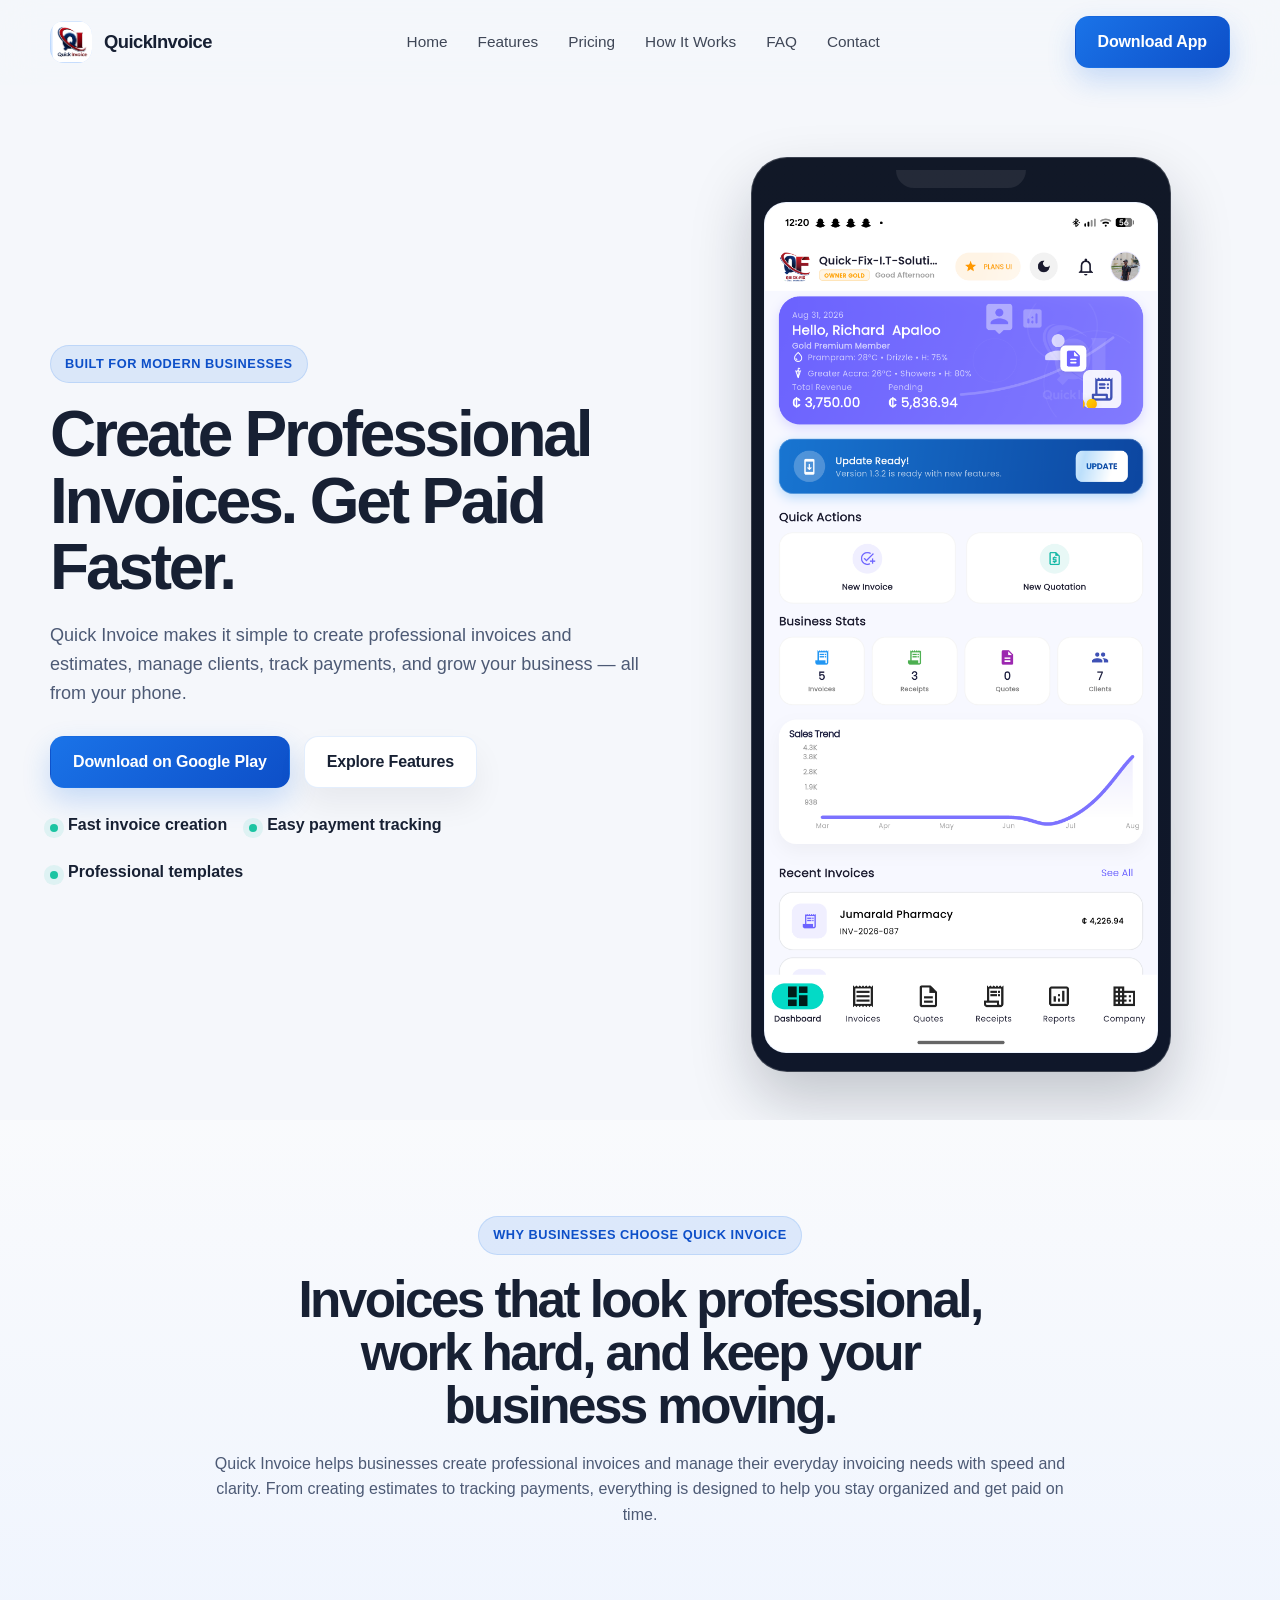
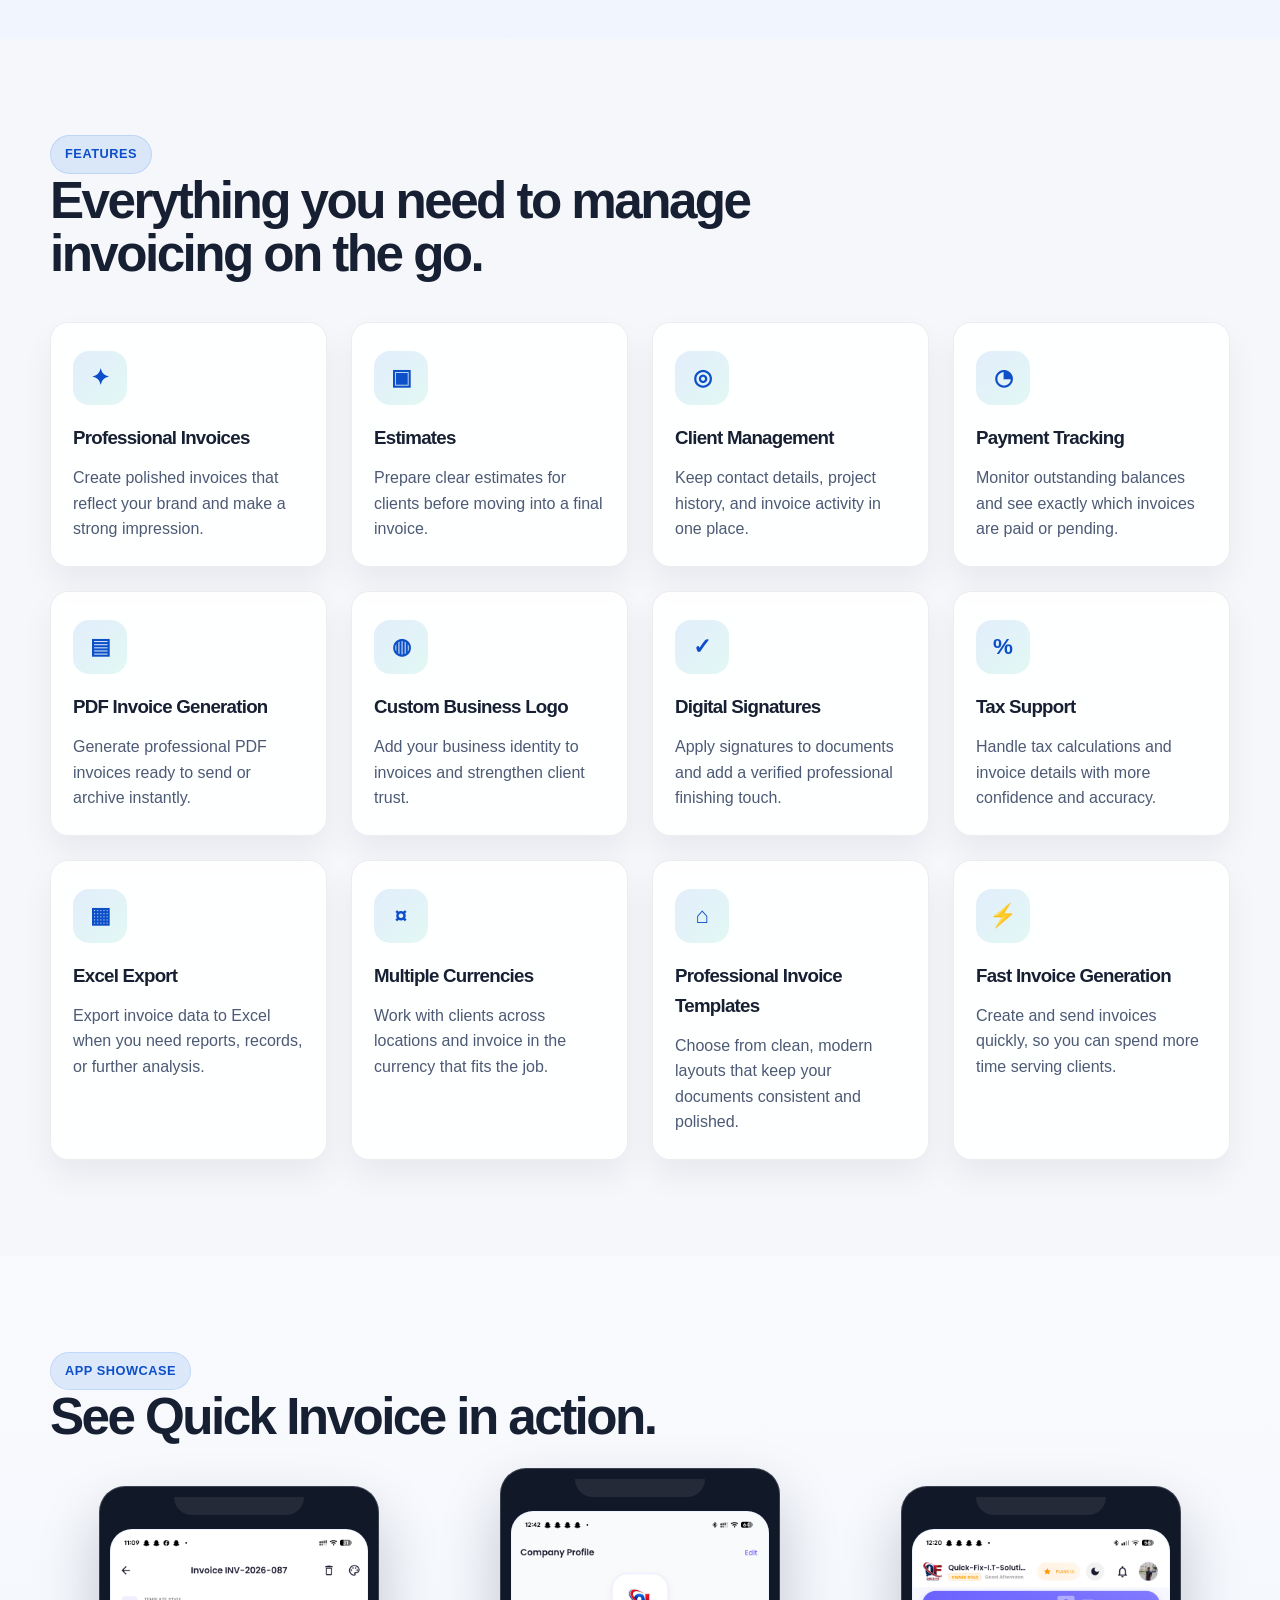
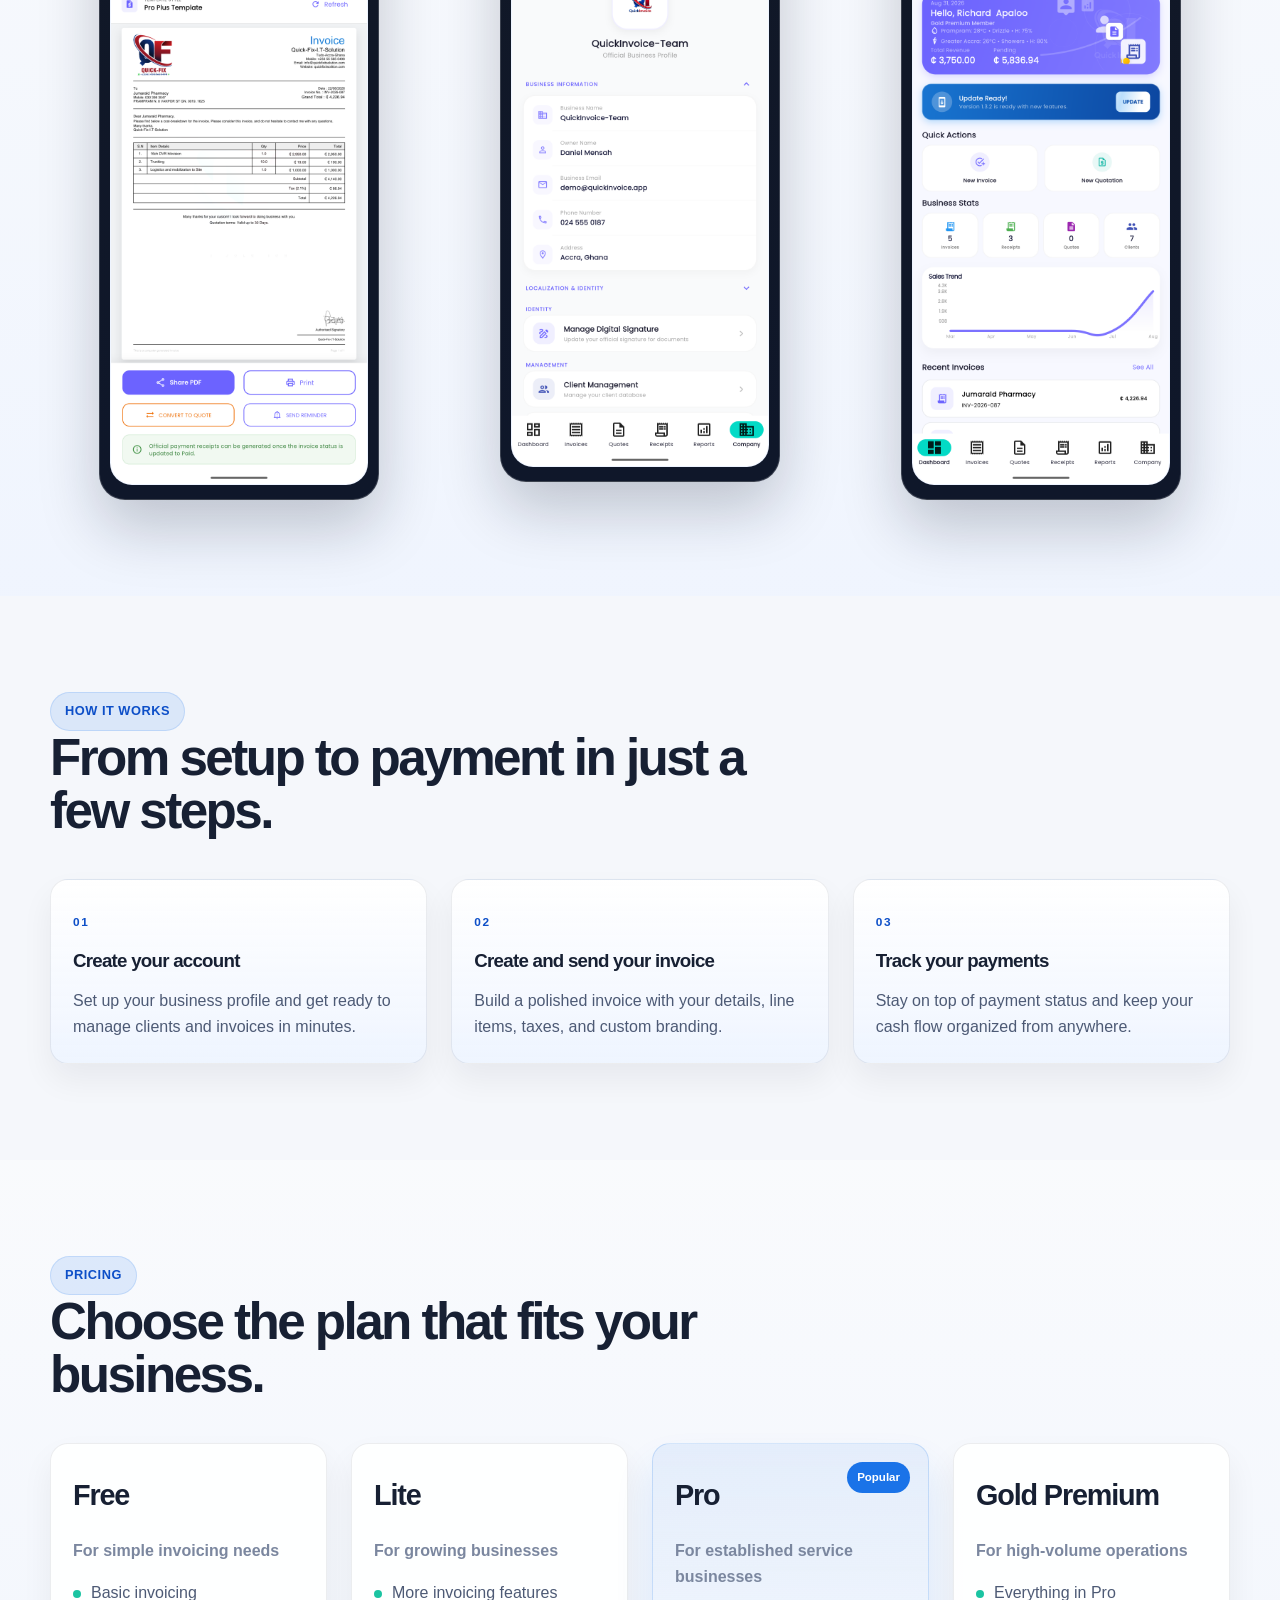
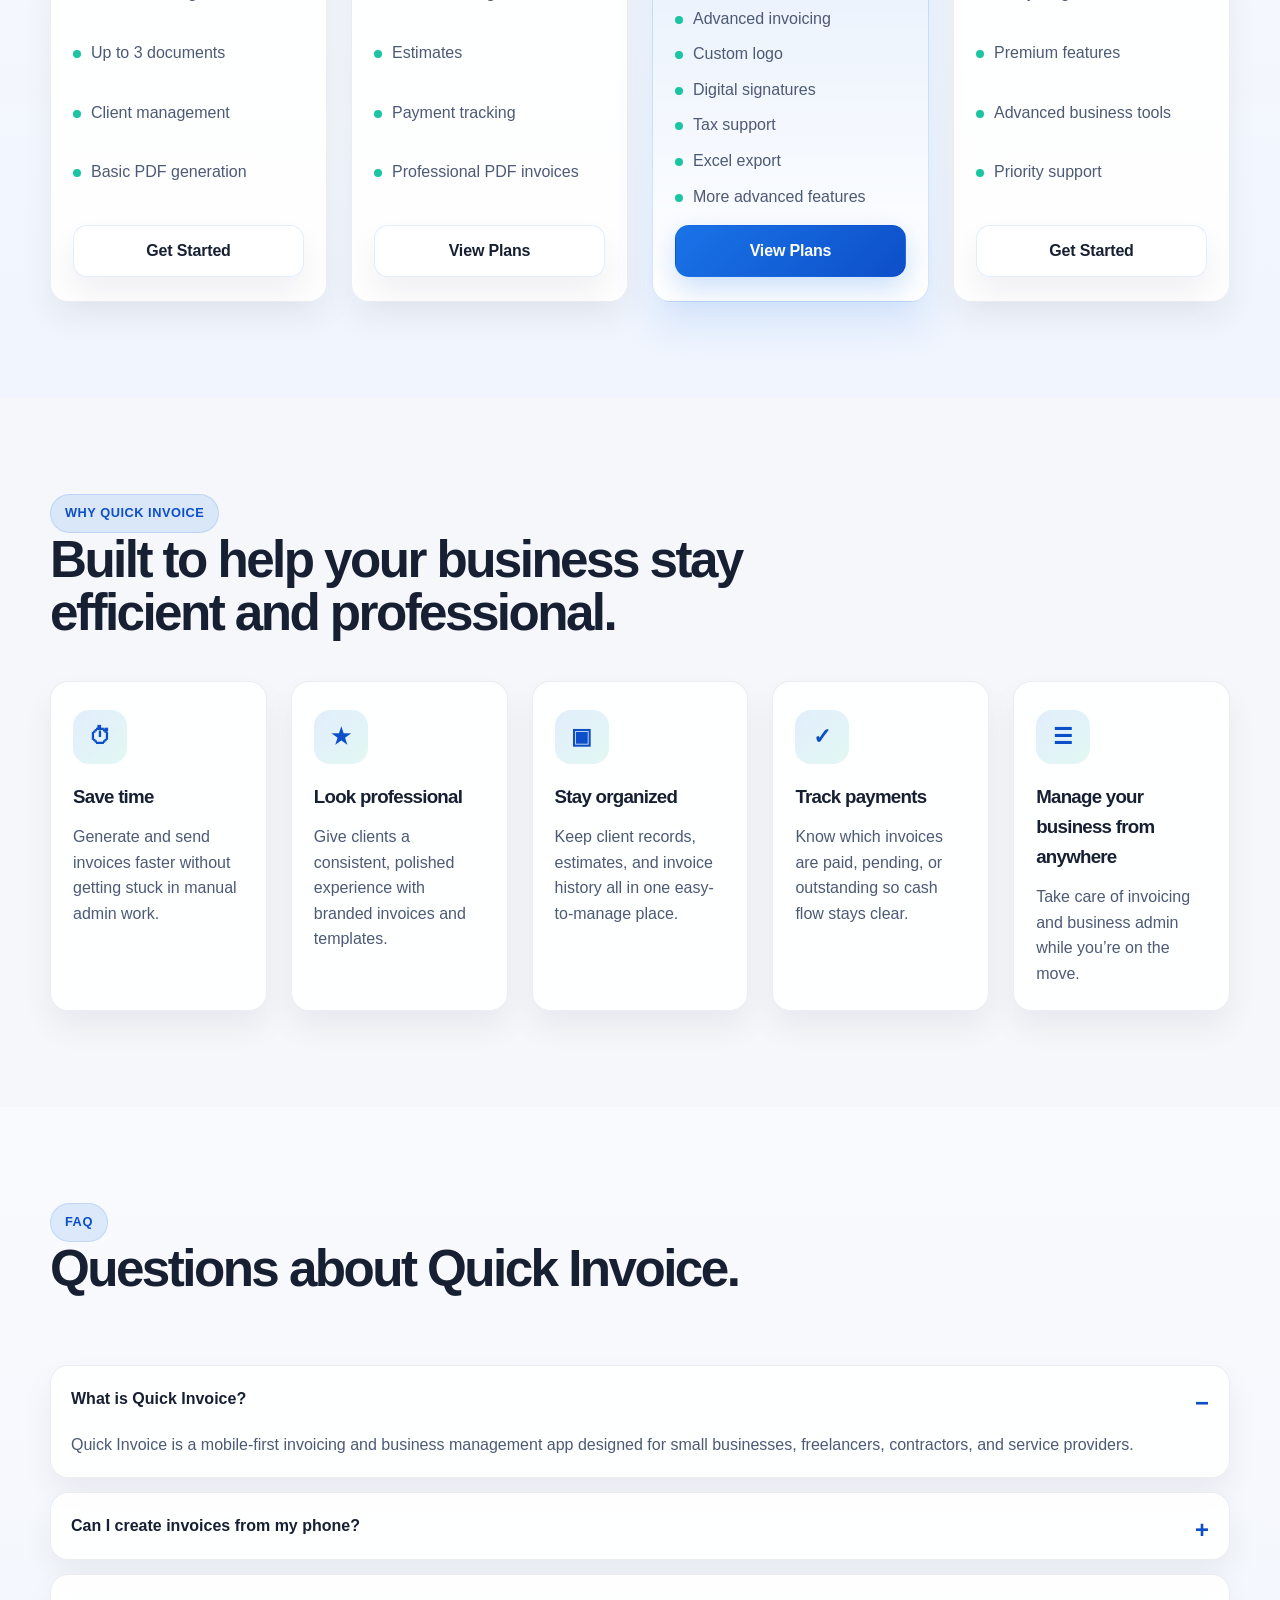
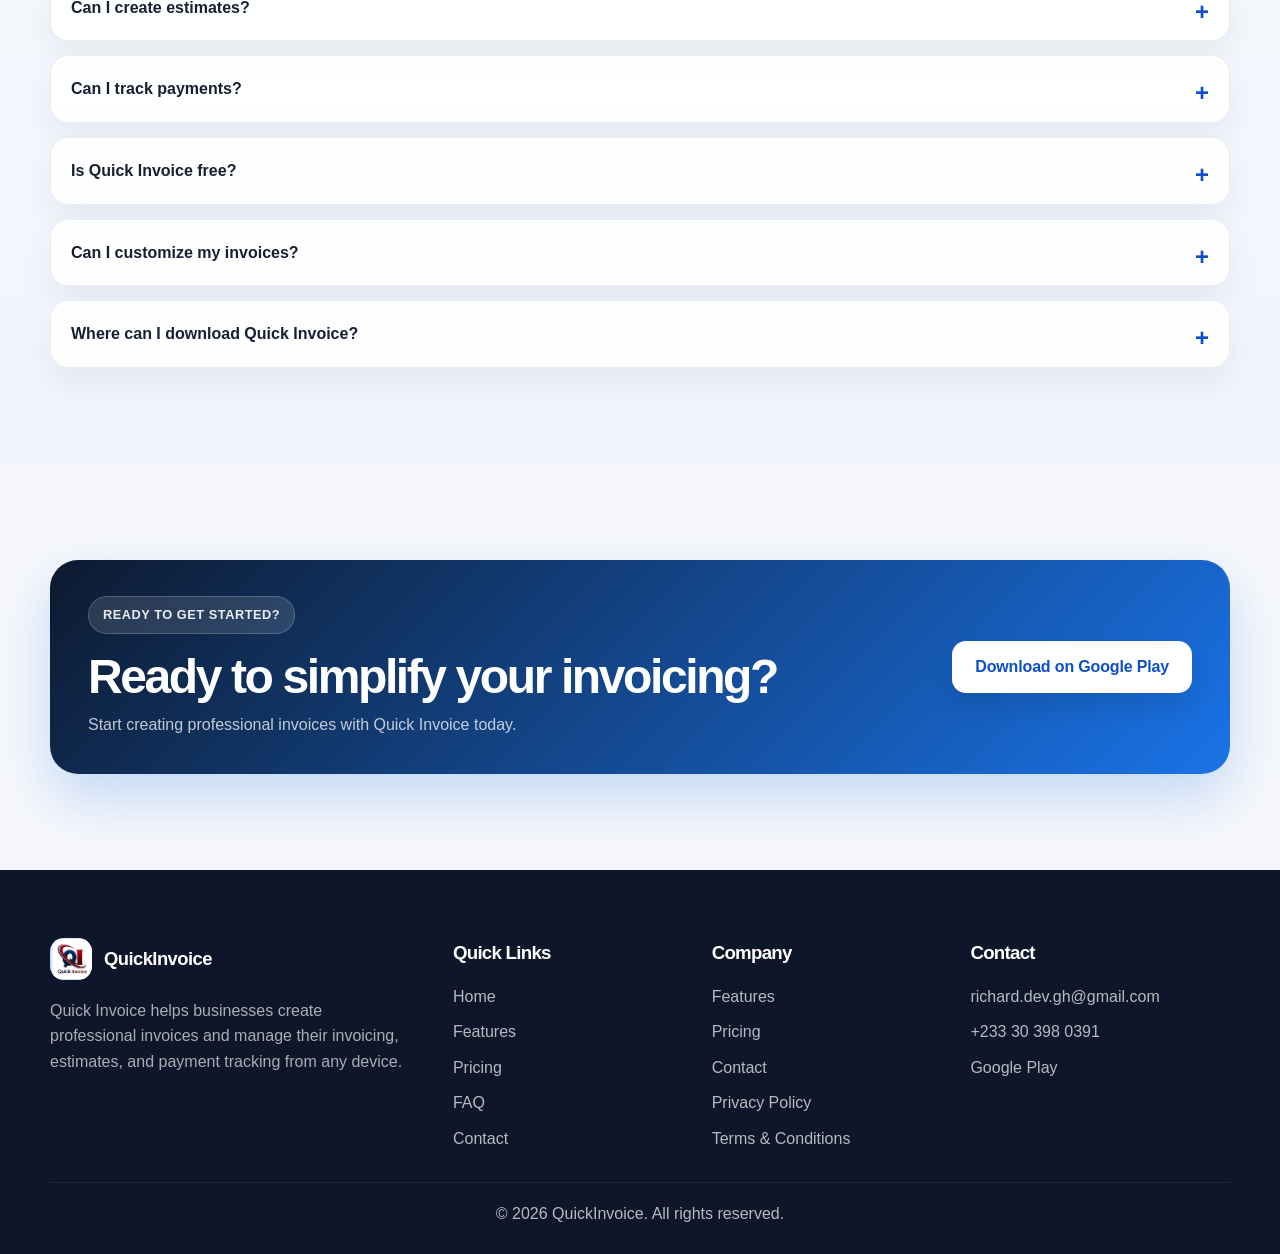
<file: index.html>
<!DOCTYPE html>
<html lang="en">
  <head>
    <meta charset="UTF-8" />
    <meta name="viewport" content="width=device-width, initial-scale=1.0" />
    <meta
      name="description"
      content="QuickInvoice helps small businesses, freelancers, and service providers create professional invoices, estimates, and manage payments from anywhere."
    />
    <title>Quick Invoice | Professional Invoices. Get Paid Faster.</title>
    <link rel="stylesheet" href="style.css" />
  </head>
  <body>
    <header class="site-header" id="home">
      <div class="container nav-container">
        <a href="#home" class="brand" aria-label="Quick Invoice home">
          <img src="assets/logo.png" alt="Quick Invoice logo" class="brand-logo" />
          <span class="brand-text">QuickInvoice</span>
        </a>

        <nav class="main-nav" aria-label="Main navigation">
          <ul class="nav-links">
            <li><a href="#home">Home</a></li>
            <li><a href="#features">Features</a></li>
            <li><a href="#pricing">Pricing</a></li>
            <li><a href="#how-it-works">How It Works</a></li>
            <li><a href="#faq">FAQ</a></li>
            <li><a href="#contact">Contact</a></li>
          </ul>
        </nav>

        <!-- Replace this Google Play URL with your app listing when ready -->
        <a href="https://play.google.com/store/apps/details?id=com.richard.dev.gh.quickinvoice" class="button button-primary nav-button" target="_blank" rel="noreferrer">Download App</a>

        <button class="menu-toggle" aria-label="Toggle navigation" aria-expanded="false">
          <span></span>
          <span></span>
          <span></span>
        </button>
      </div>
    </header>

    <main>
      <section class="hero section">
        <div class="container hero-grid">
          <div class="hero-copy reveal">
            <span class="eyebrow">Built for modern businesses</span>
            <h1>Create Professional Invoices. Get Paid Faster.</h1>
            <p>
              Quick Invoice makes it simple to create professional invoices and estimates,
              manage clients, track payments, and grow your business — all from your phone.
            </p>
            <div class="hero-actions">
              <!-- Replace this Google Play URL with your app listing when ready -->
              <a
                href="https://play.google.com/store/apps/details?id=com.richard.dev.gh.quickinvoice"
                class="button button-primary"
                target="_blank"
                rel="noreferrer"
              >
                Download on Google Play
              </a>
              <a href="#features" class="button button-secondary">Explore Features</a>
            </div>
            <ul class="hero-meta" aria-label="Quick Invoice value points">
              <li>Fast invoice creation</li>
              <li>Easy payment tracking</li>
              <li>Professional templates</li>
            </ul>
          </div>

          <div class="hero-visual reveal">
            <div class="background-orb orb-one" aria-hidden="true"></div>
            <div class="background-orb orb-two" aria-hidden="true"></div>
            <div class="device-frame">
              <div class="device-notch" aria-hidden="true"></div>
              <img
                src="assets/screenshot-1.png"
                alt="QuickInvoice app dashboard preview"
              />
            </div>
          </div>
        </div>
      </section>

      <section class="intro section section-soft" aria-labelledby="intro-title">
        <div class="container intro-content reveal">
          <span class="section-tag">Why businesses choose Quick Invoice</span>
          <h2>Invoices that look professional, work hard, and keep your business moving.</h2>
          <p>
            Quick Invoice helps businesses create professional invoices and manage their everyday
            invoicing needs with speed and clarity. From creating estimates to tracking payments,
            everything is designed to help you stay organized and get paid on time.
          </p>
        </div>
      </section>

      <section class="features section" id="features">
        <div class="container">
          <div class="section-heading reveal">
            <span class="section-tag">Features</span>
            <h2>Everything you need to manage invoicing on the go.</h2>
          </div>

          <div class="feature-grid">
            <article class="feature-card reveal">
              <div class="feature-icon" aria-hidden="true">✦</div>
              <h3>Professional Invoices</h3>
              <p>Create polished invoices that reflect your brand and make a strong impression.</p>
            </article>
            <article class="feature-card reveal">
              <div class="feature-icon" aria-hidden="true">▣</div>
              <h3>Estimates</h3>
              <p>Prepare clear estimates for clients before moving into a final invoice.</p>
            </article>
            <article class="feature-card reveal">
              <div class="feature-icon" aria-hidden="true">◎</div>
              <h3>Client Management</h3>
              <p>Keep contact details, project history, and invoice activity in one place.</p>
            </article>
            <article class="feature-card reveal">
              <div class="feature-icon" aria-hidden="true">◔</div>
              <h3>Payment Tracking</h3>
              <p>Monitor outstanding balances and see exactly which invoices are paid or pending.</p>
            </article>
            <article class="feature-card reveal">
              <div class="feature-icon" aria-hidden="true">▤</div>
              <h3>PDF Invoice Generation</h3>
              <p>Generate professional PDF invoices ready to send or archive instantly.</p>
            </article>
            <article class="feature-card reveal">
              <div class="feature-icon" aria-hidden="true">◍</div>
              <h3>Custom Business Logo</h3>
              <p>Add your business identity to invoices and strengthen client trust.</p>
            </article>
            <article class="feature-card reveal">
              <div class="feature-icon" aria-hidden="true">✓</div>
              <h3>Digital Signatures</h3>
              <p>Apply signatures to documents and add a verified professional finishing touch.</p>
            </article>
            <article class="feature-card reveal">
              <div class="feature-icon" aria-hidden="true">%</div>
              <h3>Tax Support</h3>
              <p>Handle tax calculations and invoice details with more confidence and accuracy.</p>
            </article>
            <article class="feature-card reveal">
              <div class="feature-icon" aria-hidden="true">▦</div>
              <h3>Excel Export</h3>
              <p>Export invoice data to Excel when you need reports, records, or further analysis.</p>
            </article>
            <article class="feature-card reveal">
              <div class="feature-icon" aria-hidden="true">¤</div>
              <h3>Multiple Currencies</h3>
              <p>Work with clients across locations and invoice in the currency that fits the job.</p>
            </article>
            <article class="feature-card reveal">
              <div class="feature-icon" aria-hidden="true">⌂</div>
              <h3>Professional Invoice Templates</h3>
              <p>Choose from clean, modern layouts that keep your documents consistent and polished.</p>
            </article>
            <article class="feature-card reveal">
              <div class="feature-icon" aria-hidden="true">⚡</div>
              <h3>Fast Invoice Generation</h3>
              <p>Create and send invoices quickly, so you can spend more time serving clients.</p>
            </article>
          </div>
        </div>
      </section>

      <section class="showcase section section-soft" aria-labelledby="showcase-title">
        <div class="container">
          <div class="section-heading reveal">
            <span class="section-tag">App showcase</span>
            <h2 id="showcase-title">See Quick Invoice in action.</h2>
          </div>

          <div class="showcase-grid">
            <div class="showcase-device reveal">
              <div class="device-frame small">
                <div class="device-notch" aria-hidden="true"></div>
                <img src="assets/screenshot-2.png" alt="Quick Invoice client management screen" />
              </div>
            </div>
            <div class="showcase-device reveal">
              <div class="device-frame small emphasized">
                <div class="device-notch" aria-hidden="true"></div>
                <img src="assets/screenshot-3.png" alt="Quick Invoice invoice creation screen" />
              </div>
            </div>
            <div class="showcase-device reveal">
              <div class="device-frame small">
                <div class="device-notch" aria-hidden="true"></div>
                <img src="assets/screenshot-1.png" alt="Quick Invoice payment tracking screen" />
              </div>
            </div>
          </div>
        </div>
      </section>

      <section class="steps section" id="how-it-works">
        <div class="container">
          <div class="section-heading reveal">
            <span class="section-tag">How it works</span>
            <h2>From setup to payment in just a few steps.</h2>
          </div>

          <div class="steps-grid">
            <article class="step-card reveal">
              <span class="step-number">01</span>
              <h3>Create your account</h3>
              <p>Set up your business profile and get ready to manage clients and invoices in minutes.</p>
            </article>
            <article class="step-card reveal">
              <span class="step-number">02</span>
              <h3>Create and send your invoice</h3>
              <p>Build a polished invoice with your details, line items, taxes, and custom branding.</p>
            </article>
            <article class="step-card reveal">
              <span class="step-number">03</span>
              <h3>Track your payments</h3>
              <p>Stay on top of payment status and keep your cash flow organized from anywhere.</p>
            </article>
          </div>
        </div>
      </section>

      <section class="pricing section section-soft" id="pricing">
        <div class="container">
          <div class="section-heading reveal">
            <span class="section-tag">Pricing</span>
            <h2>Choose the plan that fits your business.</h2>
          </div>

          <div class="pricing-grid">
            <article class="pricing-card reveal">
              <h3>Free</h3>
              <p class="card-label">For simple invoicing needs</p>
              <ul>
                <li>Basic invoicing</li>
                <li>Up to 3 documents</li>
                <li>Client management</li>
                <li>Basic PDF generation</li>
              </ul>
              <a href="#contact" class="button button-secondary">Get Started</a>
            </article>

            <article class="pricing-card reveal">
              <h3>Lite</h3>
              <p class="card-label">For growing businesses</p>
              <ul>
                <li>More invoicing features</li>
                <li>Estimates</li>
                <li>Payment tracking</li>
                <li>Professional PDF invoices</li>
              </ul>
              <a href="#contact" class="button button-secondary">View Plans</a>
            </article>

            <article class="pricing-card featured reveal">
              <span class="popular-badge">Popular</span>
              <h3>Pro</h3>
              <p class="card-label">For established service businesses</p>
              <ul>
                <li>Advanced invoicing</li>
                <li>Custom logo</li>
                <li>Digital signatures</li>
                <li>Tax support</li>
                <li>Excel export</li>
                <li>More advanced features</li>
              </ul>
              <a href="#contact" class="button button-primary">View Plans</a>
            </article>

            <article class="pricing-card reveal">
              <h3>Gold Premium</h3>
              <p class="card-label">For high-volume operations</p>
              <ul>
                <li>Everything in Pro</li>
                <li>Premium features</li>
                <li>Advanced business tools</li>
                <li>Priority support</li>
              </ul>
              <a href="#contact" class="button button-secondary">Get Started</a>
            </article>
          </div>
        </div>
      </section>

      <section class="benefits section" aria-labelledby="benefits-title">
        <div class="container">
          <div class="section-heading reveal">
            <span class="section-tag">Why Quick Invoice</span>
            <h2 id="benefits-title">Built to help your business stay efficient and professional.</h2>
          </div>

          <div class="benefits-grid">
            <article class="benefit-item reveal">
              <div class="benefit-icon">⏱</div>
              <h3>Save time</h3>
              <p>Generate and send invoices faster without getting stuck in manual admin work.</p>
            </article>
            <article class="benefit-item reveal">
              <div class="benefit-icon">★</div>
              <h3>Look professional</h3>
              <p>Give clients a consistent, polished experience with branded invoices and templates.</p>
            </article>
            <article class="benefit-item reveal">
              <div class="benefit-icon">▣</div>
              <h3>Stay organized</h3>
              <p>Keep client records, estimates, and invoice history all in one easy-to-manage place.</p>
            </article>
            <article class="benefit-item reveal">
              <div class="benefit-icon">✓</div>
              <h3>Track payments</h3>
              <p>Know which invoices are paid, pending, or outstanding so cash flow stays clear.</p>
            </article>
            <article class="benefit-item reveal">
              <div class="benefit-icon">☰</div>
              <h3>Manage your business from anywhere</h3>
              <p>Take care of invoicing and business admin while you’re on the move.</p>
            </article>
          </div>
        </div>
      </section>

      <section class="faq section section-soft" id="faq">
        <div class="container faq-wrap">
          <div class="section-heading reveal">
            <span class="section-tag">FAQ</span>
            <h2>Questions about Quick Invoice.</h2>
          </div>

          <div class="faq-list reveal">
            <details class="faq-item" open>
              <summary>What is Quick Invoice?</summary>
              <p>Quick Invoice is a mobile-first invoicing and business management app designed for small businesses, freelancers, contractors, and service providers.</p>
            </details>
            <details class="faq-item">
              <summary>Can I create invoices from my phone?</summary>
              <p>Yes. Quick Invoice is built for mobile use so you can create and send invoices directly from your phone.</p>
            </details>
            <details class="faq-item">
              <summary>Can I create estimates?</summary>
              <p>Yes. Quick Invoice includes estimate tools so you can prepare and share professional price proposals.</p>
            </details>
            <details class="faq-item">
              <summary>Can I track payments?</summary>
              <p>Yes. You can monitor invoice status and track payment progress as part of your business workflow.</p>
            </details>
            <details class="faq-item">
              <summary>Is Quick Invoice free?</summary>
              <p>Quick Invoice offers a free plan as well as additional options designed to support growing business needs.</p>
            </details>
            <details class="faq-item">
              <summary>Can I customize my invoices?</summary>
              <p>Yes. You can customize your invoice design with business branding, templates, logos, and more.</p>
            </details>
            <details class="faq-item">
              <summary>Where can I download Quick Invoice?</summary>
              <p>You can download Quick Invoice from the Google Play Store using the download button throughout this website.</p>
            </details>
          </div>
        </div>
      </section>

      <section class="cta section" id="contact">
        <div class="container cta-box reveal">
          <div>
            <span class="section-tag light">Ready to get started?</span>
            <h2>Ready to simplify your invoicing?</h2>
            <p>Start creating professional invoices with Quick Invoice today.</p>
          </div>
          <a
            href="https://play.google.com/store/apps/details?id=com.richard.dev.gh.quickinvoice"
            class="button button-light"
            target="_blank"
            rel="noreferrer"
          >
            Download on Google Play
          </a>
        </div>
      </section>
    </main>

    <footer class="site-footer">
      <div class="container footer-grid">
        <div class="footer-brand">
          <a href="#home" class="brand footer-brand-link" aria-label="Quick Invoice home">
            <img src="assets/logo.png" alt="Quick Invoice logo" class="brand-logo" />
            <span class="brand-text">QuickInvoice</span>
          </a>
          <p>
            Quick Invoice helps businesses create professional invoices and manage their invoicing,
            estimates, and payment tracking from any device.
          </p>
        </div>

        <div class="footer-column">
          <h3>Quick Links</h3>
          <ul>
            <li><a href="#home">Home</a></li>
            <li><a href="#features">Features</a></li>
            <li><a href="#pricing">Pricing</a></li>
            <li><a href="#faq">FAQ</a></li>
            <li><a href="#contact">Contact</a></li>
          </ul>
        </div>

        <div class="footer-column">
          <h3>Company</h3>
          <ul>
            <li><a href="#features">Features</a></li>
            <li><a href="#pricing">Pricing</a></li>
            <li><a href="#contact">Contact</a></li>
            <!-- Replace these URLs with your Privacy Policy and Terms links -->
            <li><a href="https://docs.google.com/document/d/1uQAoP6GZQsFFZBa_H9mgqQql3gOVohv74fa1Ppc8JEc/edit?usp=drivesdk" target="_blank" rel="noreferrer">Privacy Policy</a></li>
            <li><a href="https://example.com/terms" target="_blank" rel="noreferrer">Terms &amp; Conditions</a></li>
          </ul>
        </div>

        <div class="footer-column">
          <h3>Contact</h3>
          <ul>
            <!-- Replace the contact details below with your real business contact information -->
            <li><a href="mailto:richard.dev.gh@gmail.com">richard.dev.gh@gmail.com</a></li>
            <li><a href="tel:+233 30 398 0391">+233 30 398 0391</a></li>
            <li><a href="https://play.google.com/store/apps/details?id=com.richard.dev.gh.quickinvoice" target="_blank" rel="noreferrer">Google Play</a></li>
          </ul>
        </div>
      </div>

      <div class="container footer-bottom">
        <p>© <span id="current-year"></span> QuickInvoice. All rights reserved.</p>
      </div>
    </footer>

    <script src="script.js"></script>
  </body>
</html>
</file>
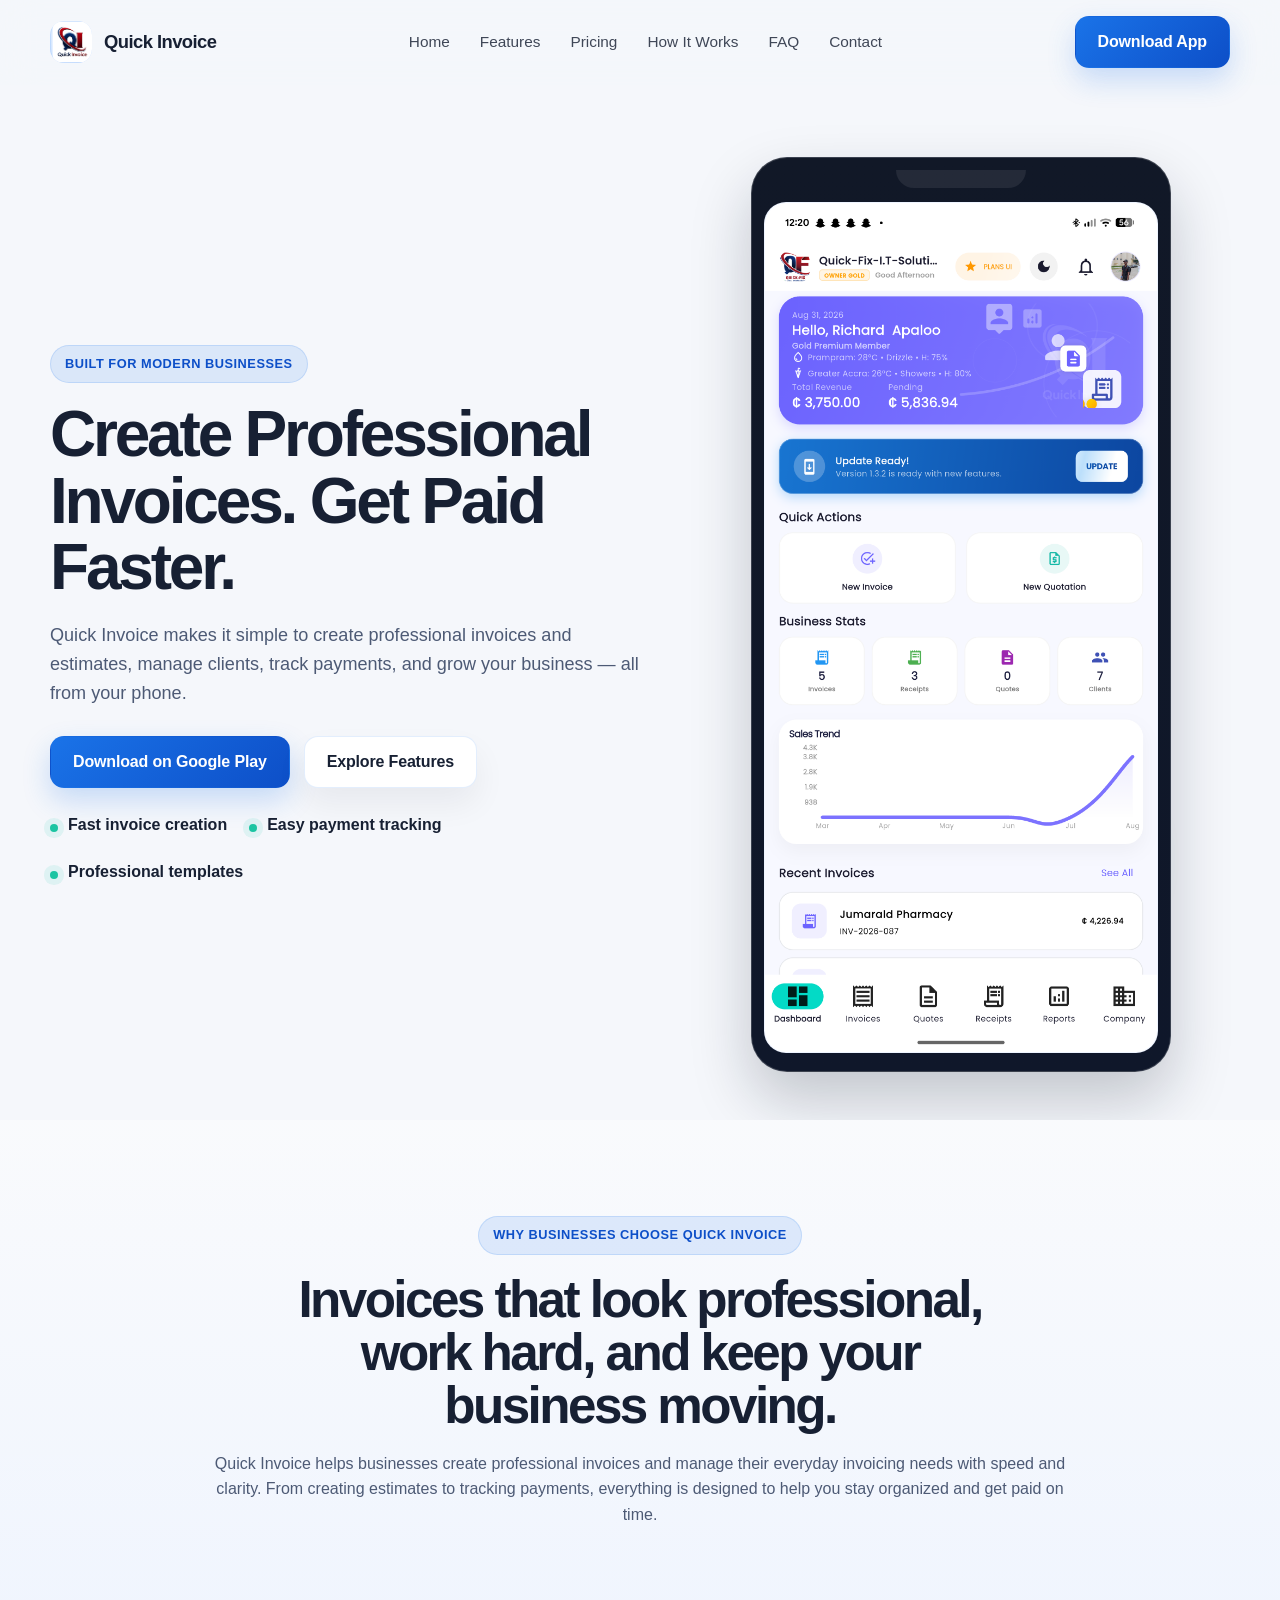
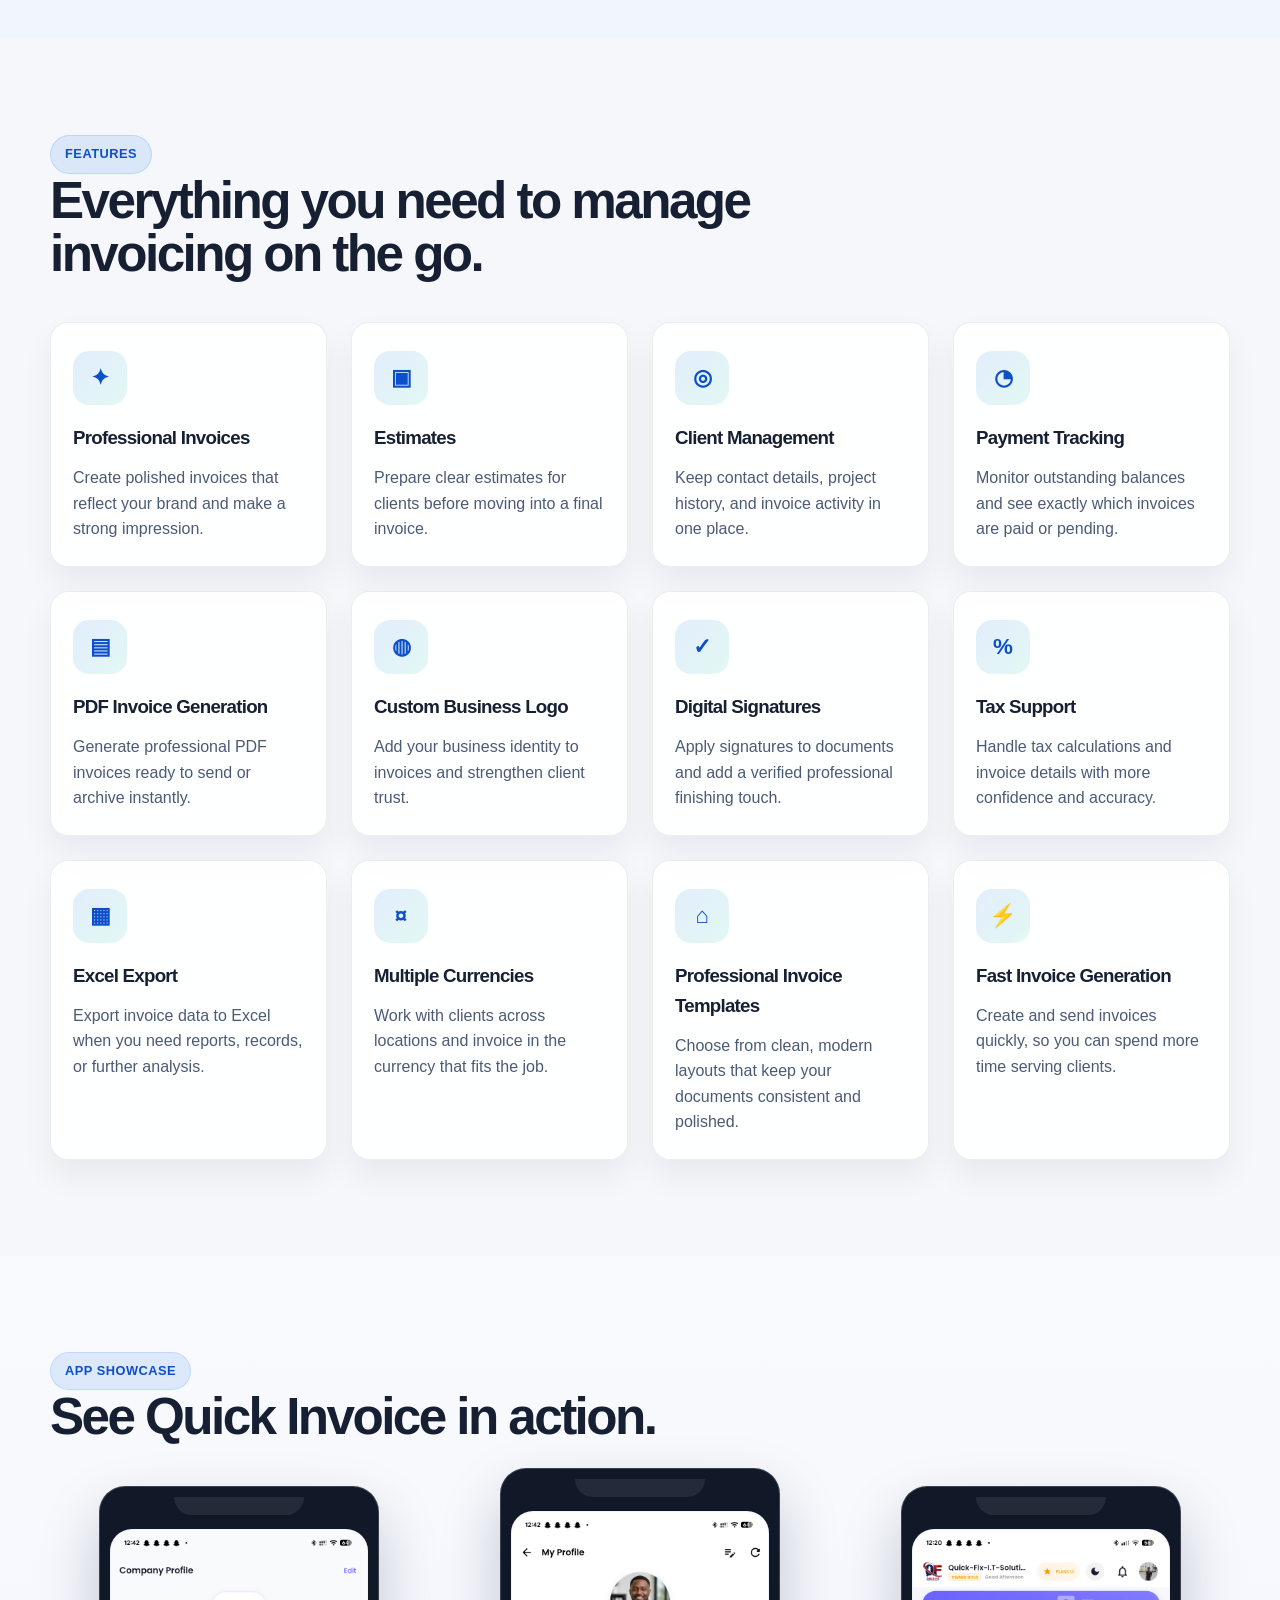
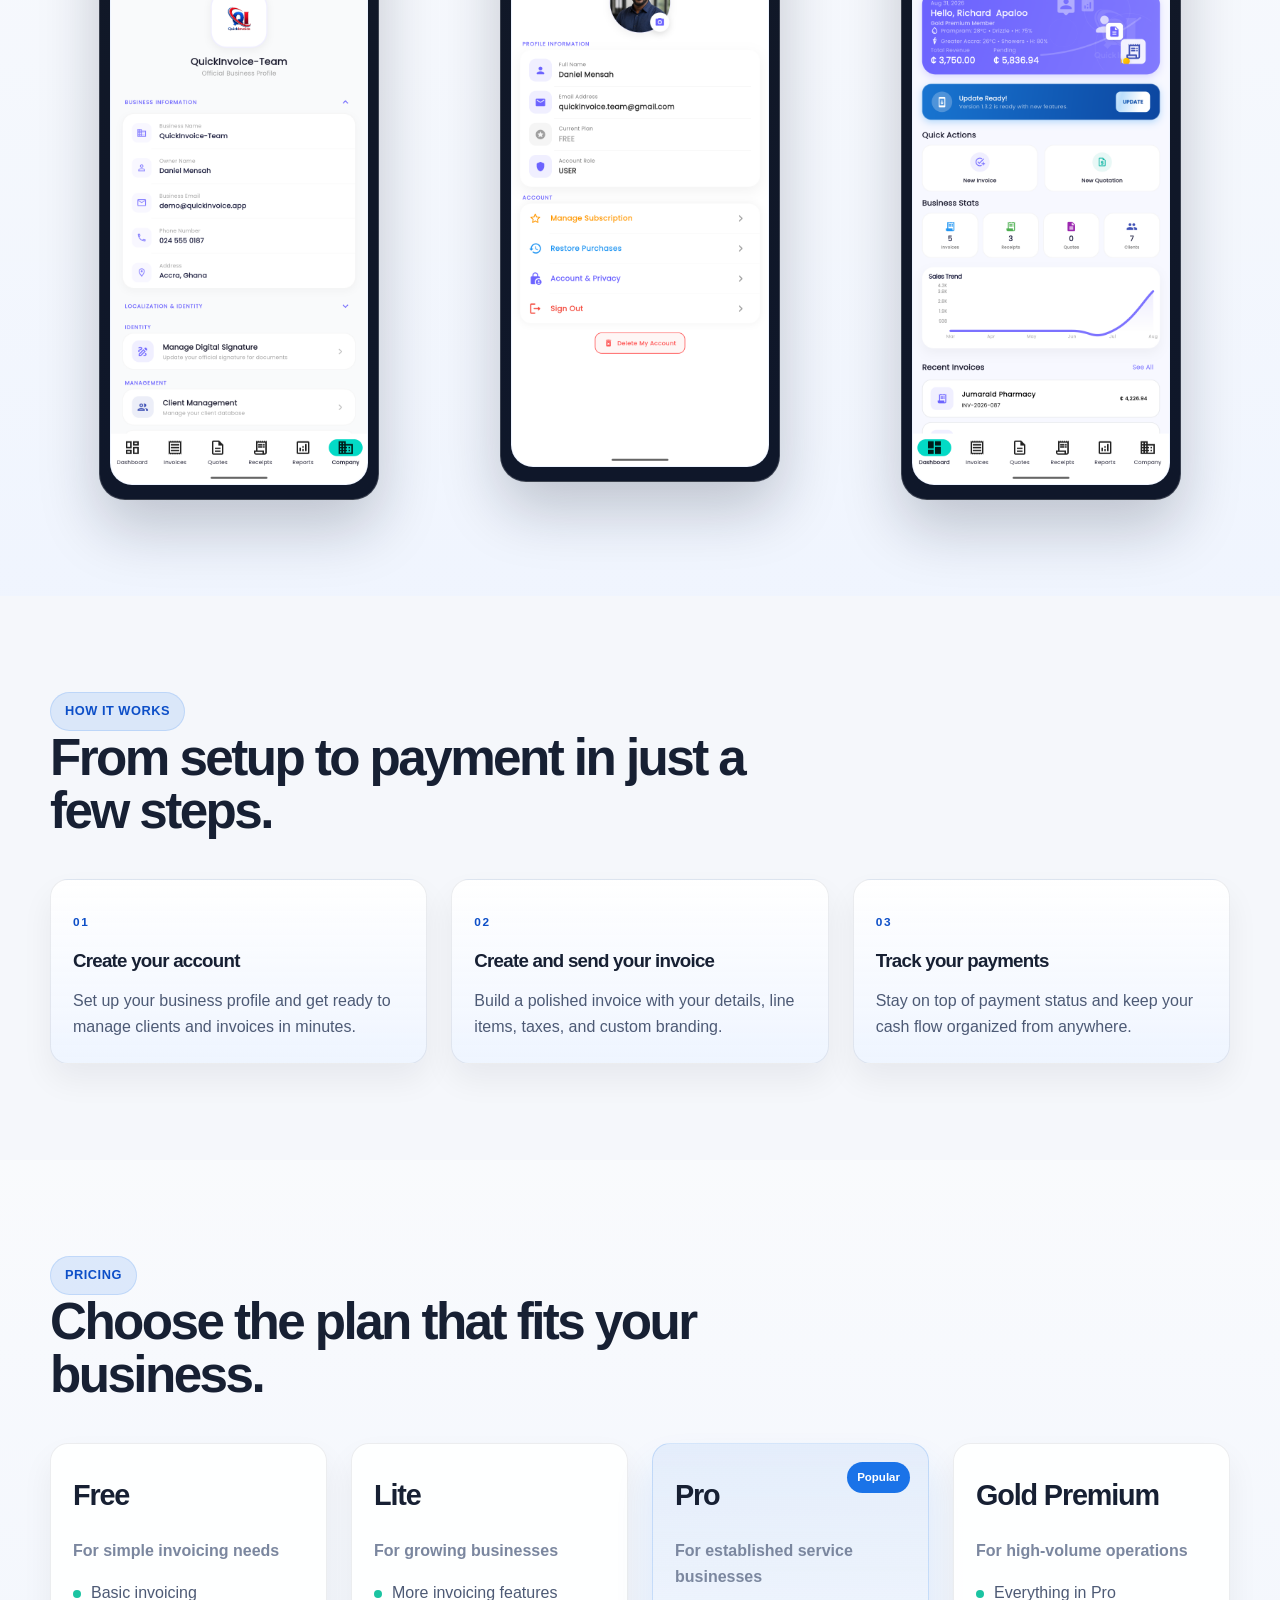
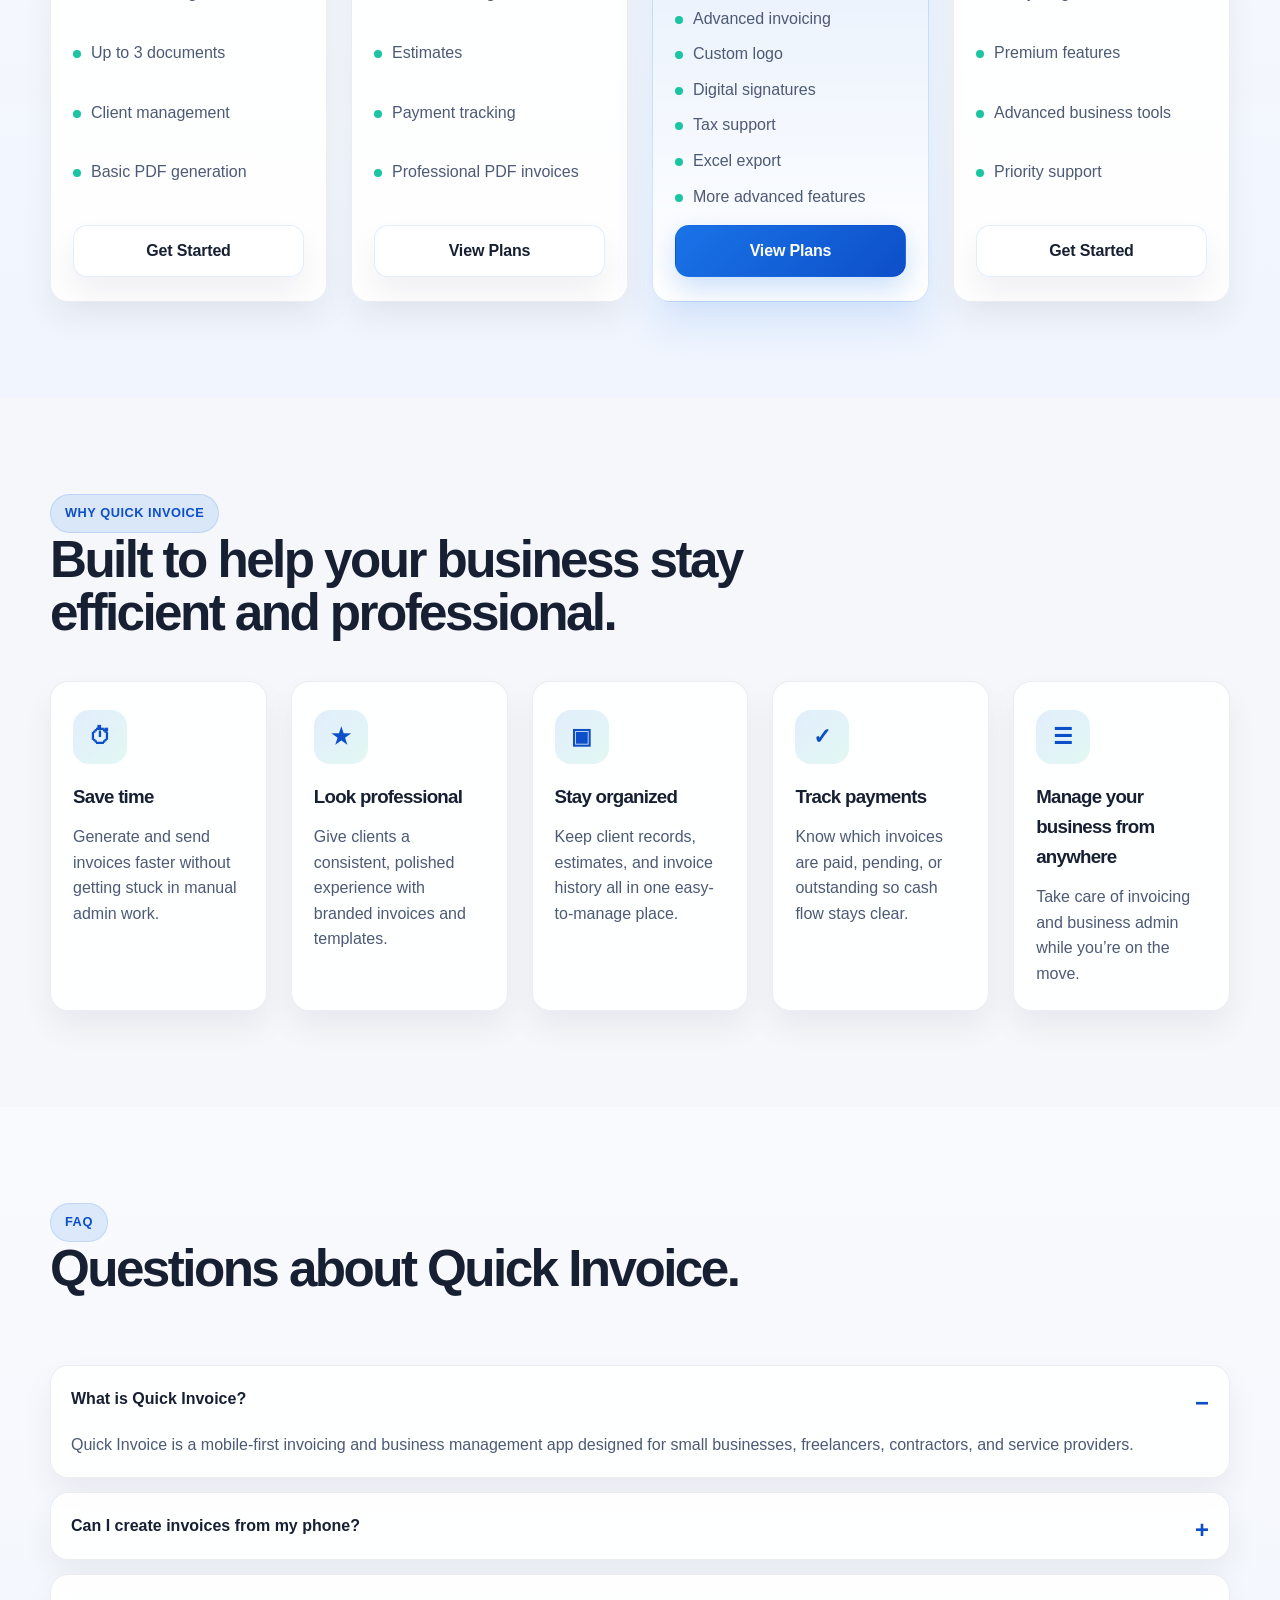
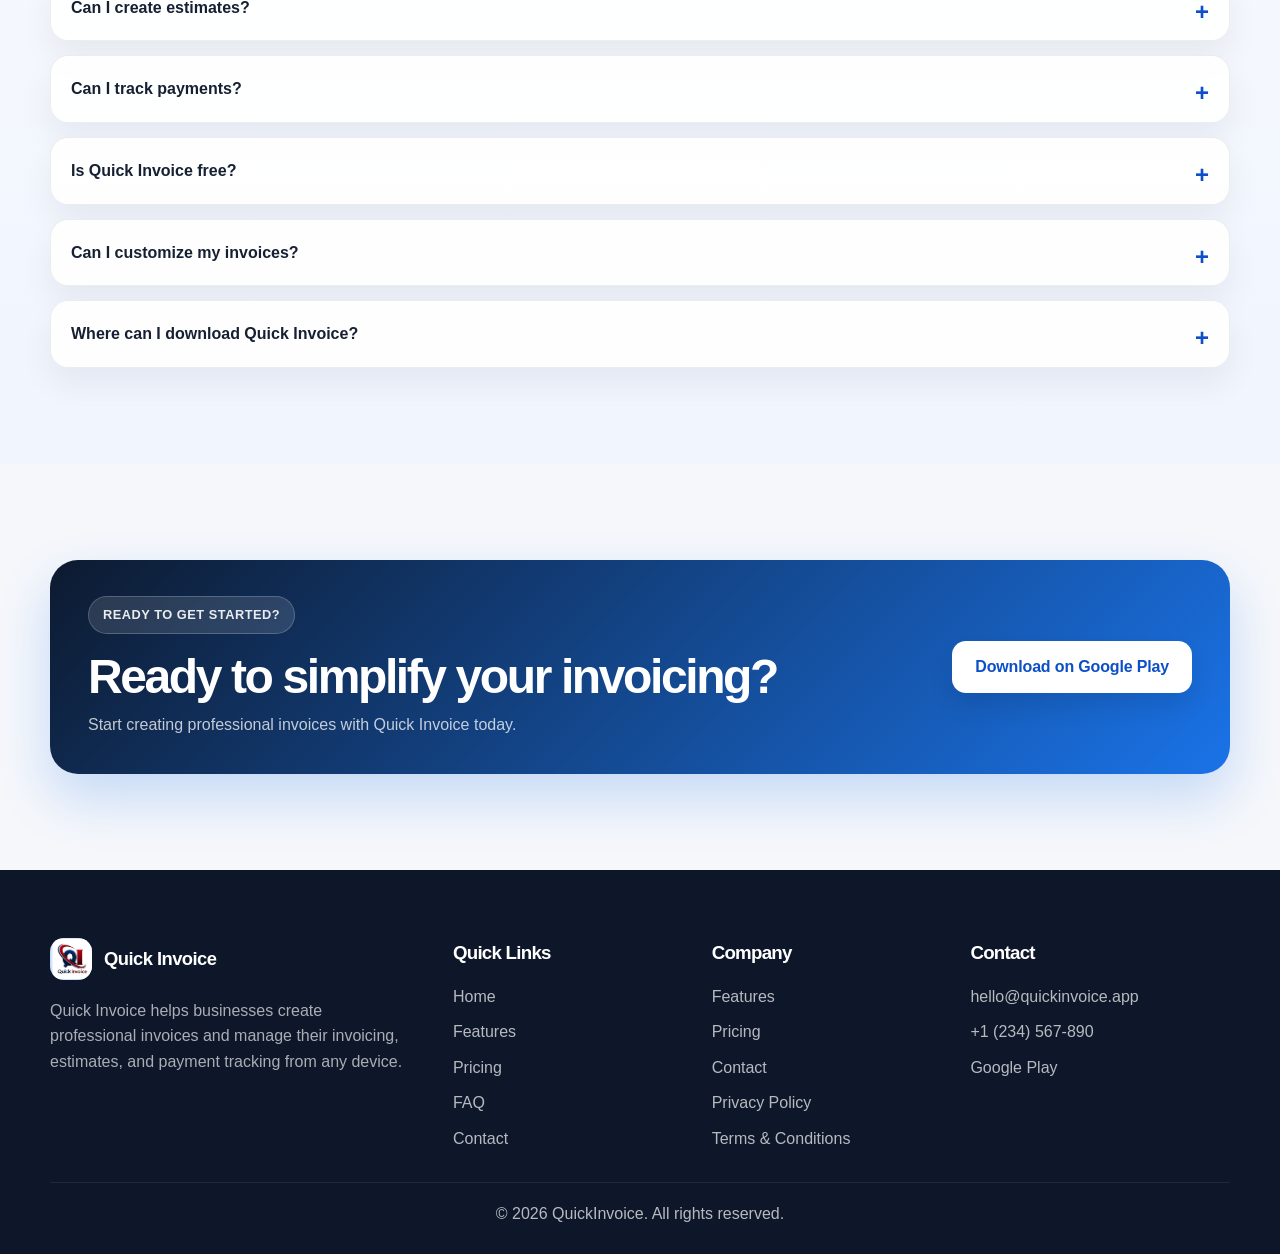
<file: quickinvoice-website/index.html>
<!DOCTYPE html>
<html lang="en">
  <head>
    <meta charset="UTF-8" />
    <meta name="viewport" content="width=device-width, initial-scale=1.0" />
    <meta
      name="description"
      content="QuickInvoice helps small businesses, freelancers, and service providers create professional invoices, estimates, and manage payments from anywhere."
    />
    <title>Quick Invoice | Professional Invoices. Get Paid Faster.</title>
    <link rel="stylesheet" href="style.css" />
  </head>
  <body>
    <header class="site-header" id="home">
      <div class="container nav-container">
        <a href="#home" class="brand" aria-label="Quick Invoice home">
          <img src="assets/logo.png" alt="Quick Invoice logo" class="brand-logo" />
          <span class="brand-text">Quick Invoice</span>
        </a>

        <nav class="main-nav" aria-label="Main navigation">
          <ul class="nav-links">
            <li><a href="#home">Home</a></li>
            <li><a href="#features">Features</a></li>
            <li><a href="#pricing">Pricing</a></li>
            <li><a href="#how-it-works">How It Works</a></li>
            <li><a href="#faq">FAQ</a></li>
            <li><a href="#contact">Contact</a></li>
          </ul>
        </nav>

        <!-- Replace this Google Play URL with your app listing when ready -->
        <a href="https://play.google.com/store/apps" class="button button-primary nav-button" target="_blank" rel="noreferrer">Download App</a>

        <button class="menu-toggle" aria-label="Toggle navigation" aria-expanded="false">
          <span></span>
          <span></span>
          <span></span>
        </button>
      </div>
    </header>

    <main>
      <section class="hero section">
        <div class="container hero-grid">
          <div class="hero-copy reveal">
            <span class="eyebrow">Built for modern businesses</span>
            <h1>Create Professional Invoices. Get Paid Faster.</h1>
            <p>
              Quick Invoice makes it simple to create professional invoices and estimates,
              manage clients, track payments, and grow your business — all from your phone.
            </p>
            <div class="hero-actions">
              <!-- Replace this Google Play URL with your app listing when ready -->
              <a
                href="https://play.google.com/store/apps"
                class="button button-primary"
                target="_blank"
                rel="noreferrer"
              >
                Download on Google Play
              </a>
              <a href="#features" class="button button-secondary">Explore Features</a>
            </div>
            <ul class="hero-meta" aria-label="Quick Invoice value points">
              <li>Fast invoice creation</li>
              <li>Easy payment tracking</li>
              <li>Professional templates</li>
            </ul>
          </div>

          <div class="hero-visual reveal">
            <div class="background-orb orb-one" aria-hidden="true"></div>
            <div class="background-orb orb-two" aria-hidden="true"></div>
            <div class="device-frame">
              <div class="device-notch" aria-hidden="true"></div>
              <img
                src="assets/screenshot-1.png"
                alt="QuickInvoice app dashboard preview"
              />
            </div>
          </div>
        </div>
      </section>

      <section class="intro section section-soft" aria-labelledby="intro-title">
        <div class="container intro-content reveal">
          <span class="section-tag">Why businesses choose Quick Invoice</span>
          <h2>Invoices that look professional, work hard, and keep your business moving.</h2>
          <p>
            Quick Invoice helps businesses create professional invoices and manage their everyday
            invoicing needs with speed and clarity. From creating estimates to tracking payments,
            everything is designed to help you stay organized and get paid on time.
          </p>
        </div>
      </section>

      <section class="features section" id="features">
        <div class="container">
          <div class="section-heading reveal">
            <span class="section-tag">Features</span>
            <h2>Everything you need to manage invoicing on the go.</h2>
          </div>

          <div class="feature-grid">
            <article class="feature-card reveal">
              <div class="feature-icon" aria-hidden="true">✦</div>
              <h3>Professional Invoices</h3>
              <p>Create polished invoices that reflect your brand and make a strong impression.</p>
            </article>
            <article class="feature-card reveal">
              <div class="feature-icon" aria-hidden="true">▣</div>
              <h3>Estimates</h3>
              <p>Prepare clear estimates for clients before moving into a final invoice.</p>
            </article>
            <article class="feature-card reveal">
              <div class="feature-icon" aria-hidden="true">◎</div>
              <h3>Client Management</h3>
              <p>Keep contact details, project history, and invoice activity in one place.</p>
            </article>
            <article class="feature-card reveal">
              <div class="feature-icon" aria-hidden="true">◔</div>
              <h3>Payment Tracking</h3>
              <p>Monitor outstanding balances and see exactly which invoices are paid or pending.</p>
            </article>
            <article class="feature-card reveal">
              <div class="feature-icon" aria-hidden="true">▤</div>
              <h3>PDF Invoice Generation</h3>
              <p>Generate professional PDF invoices ready to send or archive instantly.</p>
            </article>
            <article class="feature-card reveal">
              <div class="feature-icon" aria-hidden="true">◍</div>
              <h3>Custom Business Logo</h3>
              <p>Add your business identity to invoices and strengthen client trust.</p>
            </article>
            <article class="feature-card reveal">
              <div class="feature-icon" aria-hidden="true">✓</div>
              <h3>Digital Signatures</h3>
              <p>Apply signatures to documents and add a verified professional finishing touch.</p>
            </article>
            <article class="feature-card reveal">
              <div class="feature-icon" aria-hidden="true">%</div>
              <h3>Tax Support</h3>
              <p>Handle tax calculations and invoice details with more confidence and accuracy.</p>
            </article>
            <article class="feature-card reveal">
              <div class="feature-icon" aria-hidden="true">▦</div>
              <h3>Excel Export</h3>
              <p>Export invoice data to Excel when you need reports, records, or further analysis.</p>
            </article>
            <article class="feature-card reveal">
              <div class="feature-icon" aria-hidden="true">¤</div>
              <h3>Multiple Currencies</h3>
              <p>Work with clients across locations and invoice in the currency that fits the job.</p>
            </article>
            <article class="feature-card reveal">
              <div class="feature-icon" aria-hidden="true">⌂</div>
              <h3>Professional Invoice Templates</h3>
              <p>Choose from clean, modern layouts that keep your documents consistent and polished.</p>
            </article>
            <article class="feature-card reveal">
              <div class="feature-icon" aria-hidden="true">⚡</div>
              <h3>Fast Invoice Generation</h3>
              <p>Create and send invoices quickly, so you can spend more time serving clients.</p>
            </article>
          </div>
        </div>
      </section>

      <section class="showcase section section-soft" aria-labelledby="showcase-title">
        <div class="container">
          <div class="section-heading reveal">
            <span class="section-tag">App showcase</span>
            <h2 id="showcase-title">See Quick Invoice in action.</h2>
          </div>

          <div class="showcase-grid">
            <div class="showcase-device reveal">
              <div class="device-frame small">
                <div class="device-notch" aria-hidden="true"></div>
                <img src="assets/screenshot-2.png" alt="Quick Invoice client management screen" />
              </div>
            </div>
            <div class="showcase-device reveal">
              <div class="device-frame small emphasized">
                <div class="device-notch" aria-hidden="true"></div>
                <img src="assets/screenshot-3.png" alt="Quick Invoice invoice creation screen" />
              </div>
            </div>
            <div class="showcase-device reveal">
              <div class="device-frame small">
                <div class="device-notch" aria-hidden="true"></div>
                <img src="assets/screenshot-1.png" alt="Quick Invoice payment tracking screen" />
              </div>
            </div>
          </div>
        </div>
      </section>

      <section class="steps section" id="how-it-works">
        <div class="container">
          <div class="section-heading reveal">
            <span class="section-tag">How it works</span>
            <h2>From setup to payment in just a few steps.</h2>
          </div>

          <div class="steps-grid">
            <article class="step-card reveal">
              <span class="step-number">01</span>
              <h3>Create your account</h3>
              <p>Set up your business profile and get ready to manage clients and invoices in minutes.</p>
            </article>
            <article class="step-card reveal">
              <span class="step-number">02</span>
              <h3>Create and send your invoice</h3>
              <p>Build a polished invoice with your details, line items, taxes, and custom branding.</p>
            </article>
            <article class="step-card reveal">
              <span class="step-number">03</span>
              <h3>Track your payments</h3>
              <p>Stay on top of payment status and keep your cash flow organized from anywhere.</p>
            </article>
          </div>
        </div>
      </section>

      <section class="pricing section section-soft" id="pricing">
        <div class="container">
          <div class="section-heading reveal">
            <span class="section-tag">Pricing</span>
            <h2>Choose the plan that fits your business.</h2>
          </div>

          <div class="pricing-grid">
            <article class="pricing-card reveal">
              <h3>Free</h3>
              <p class="card-label">For simple invoicing needs</p>
              <ul>
                <li>Basic invoicing</li>
                <li>Up to 3 documents</li>
                <li>Client management</li>
                <li>Basic PDF generation</li>
              </ul>
              <a href="#contact" class="button button-secondary">Get Started</a>
            </article>

            <article class="pricing-card reveal">
              <h3>Lite</h3>
              <p class="card-label">For growing businesses</p>
              <ul>
                <li>More invoicing features</li>
                <li>Estimates</li>
                <li>Payment tracking</li>
                <li>Professional PDF invoices</li>
              </ul>
              <a href="#contact" class="button button-secondary">View Plans</a>
            </article>

            <article class="pricing-card featured reveal">
              <span class="popular-badge">Popular</span>
              <h3>Pro</h3>
              <p class="card-label">For established service businesses</p>
              <ul>
                <li>Advanced invoicing</li>
                <li>Custom logo</li>
                <li>Digital signatures</li>
                <li>Tax support</li>
                <li>Excel export</li>
                <li>More advanced features</li>
              </ul>
              <a href="#contact" class="button button-primary">View Plans</a>
            </article>

            <article class="pricing-card reveal">
              <h3>Gold Premium</h3>
              <p class="card-label">For high-volume operations</p>
              <ul>
                <li>Everything in Pro</li>
                <li>Premium features</li>
                <li>Advanced business tools</li>
                <li>Priority support</li>
              </ul>
              <a href="#contact" class="button button-secondary">Get Started</a>
            </article>
          </div>
        </div>
      </section>

      <section class="benefits section" aria-labelledby="benefits-title">
        <div class="container">
          <div class="section-heading reveal">
            <span class="section-tag">Why Quick Invoice</span>
            <h2 id="benefits-title">Built to help your business stay efficient and professional.</h2>
          </div>

          <div class="benefits-grid">
            <article class="benefit-item reveal">
              <div class="benefit-icon">⏱</div>
              <h3>Save time</h3>
              <p>Generate and send invoices faster without getting stuck in manual admin work.</p>
            </article>
            <article class="benefit-item reveal">
              <div class="benefit-icon">★</div>
              <h3>Look professional</h3>
              <p>Give clients a consistent, polished experience with branded invoices and templates.</p>
            </article>
            <article class="benefit-item reveal">
              <div class="benefit-icon">▣</div>
              <h3>Stay organized</h3>
              <p>Keep client records, estimates, and invoice history all in one easy-to-manage place.</p>
            </article>
            <article class="benefit-item reveal">
              <div class="benefit-icon">✓</div>
              <h3>Track payments</h3>
              <p>Know which invoices are paid, pending, or outstanding so cash flow stays clear.</p>
            </article>
            <article class="benefit-item reveal">
              <div class="benefit-icon">☰</div>
              <h3>Manage your business from anywhere</h3>
              <p>Take care of invoicing and business admin while you’re on the move.</p>
            </article>
          </div>
        </div>
      </section>

      <section class="faq section section-soft" id="faq">
        <div class="container faq-wrap">
          <div class="section-heading reveal">
            <span class="section-tag">FAQ</span>
            <h2>Questions about Quick Invoice.</h2>
          </div>

          <div class="faq-list reveal">
            <details class="faq-item" open>
              <summary>What is Quick Invoice?</summary>
              <p>Quick Invoice is a mobile-first invoicing and business management app designed for small businesses, freelancers, contractors, and service providers.</p>
            </details>
            <details class="faq-item">
              <summary>Can I create invoices from my phone?</summary>
              <p>Yes. Quick Invoice is built for mobile use so you can create and send invoices directly from your phone.</p>
            </details>
            <details class="faq-item">
              <summary>Can I create estimates?</summary>
              <p>Yes. Quick Invoice includes estimate tools so you can prepare and share professional price proposals.</p>
            </details>
            <details class="faq-item">
              <summary>Can I track payments?</summary>
              <p>Yes. You can monitor invoice status and track payment progress as part of your business workflow.</p>
            </details>
            <details class="faq-item">
              <summary>Is Quick Invoice free?</summary>
              <p>Quick Invoice offers a free plan as well as additional options designed to support growing business needs.</p>
            </details>
            <details class="faq-item">
              <summary>Can I customize my invoices?</summary>
              <p>Yes. You can customize your invoice design with business branding, templates, logos, and more.</p>
            </details>
            <details class="faq-item">
              <summary>Where can I download Quick Invoice?</summary>
              <p>You can download Quick Invoice from the Google Play Store using the download button throughout this website.</p>
            </details>
          </div>
        </div>
      </section>

      <section class="cta section" id="contact">
        <div class="container cta-box reveal">
          <div>
            <span class="section-tag light">Ready to get started?</span>
            <h2>Ready to simplify your invoicing?</h2>
            <p>Start creating professional invoices with Quick Invoice today.</p>
          </div>
          <a
            href="https://play.google.com/store/apps"
            class="button button-light"
            target="_blank"
            rel="noreferrer"
          >
            Download on Google Play
          </a>
        </div>
      </section>
    </main>

    <footer class="site-footer">
      <div class="container footer-grid">
        <div class="footer-brand">
          <a href="#home" class="brand footer-brand-link" aria-label="Quick Invoice home">
            <img src="assets/logo.png" alt="Quick Invoice logo" class="brand-logo" />
            <span class="brand-text">Quick Invoice</span>
          </a>
          <p>
            Quick Invoice helps businesses create professional invoices and manage their invoicing,
            estimates, and payment tracking from any device.
          </p>
        </div>

        <div class="footer-column">
          <h3>Quick Links</h3>
          <ul>
            <li><a href="#home">Home</a></li>
            <li><a href="#features">Features</a></li>
            <li><a href="#pricing">Pricing</a></li>
            <li><a href="#faq">FAQ</a></li>
            <li><a href="#contact">Contact</a></li>
          </ul>
        </div>

        <div class="footer-column">
          <h3>Company</h3>
          <ul>
            <li><a href="#features">Features</a></li>
            <li><a href="#pricing">Pricing</a></li>
            <li><a href="#contact">Contact</a></li>
            <!-- Replace these URLs with your Privacy Policy and Terms links -->
            <li><a href="https://example.com/privacy-policy" target="_blank" rel="noreferrer">Privacy Policy</a></li>
            <li><a href="https://example.com/terms" target="_blank" rel="noreferrer">Terms &amp; Conditions</a></li>
          </ul>
        </div>

        <div class="footer-column">
          <h3>Contact</h3>
          <ul>
            <!-- Replace the contact details below with your real business contact information -->
            <li><a href="mailto:hello@quickinvoice.app">hello@quickinvoice.app</a></li>
            <li><a href="tel:+1234567890">+1 (234) 567-890</a></li>
            <li><a href="https://play.google.com/store/apps" target="_blank" rel="noreferrer">Google Play</a></li>
          </ul>
        </div>
      </div>

      <div class="container footer-bottom">
        <p>© <span id="current-year"></span> QuickInvoice. All rights reserved.</p>
      </div>
    </footer>

    <script src="script.js"></script>
  </body>
</html>
</file>
<file: style.css>
:root {
  --bg: #f5f7fb;
  --surface: #ffffff;
  --surface-soft: #eef4ff;
  --primary: #1a73e8;
  --primary-dark: #0d4fc8;
  --primary-soft: rgba(26, 115, 232, 0.12);
  --accent: #1bc4a2;
  --heading: #172033;
  --text: #4d5a75;
  --muted: #7b879f;
  --border: rgba(23, 32, 51, 0.08);
  --shadow: 0 25px 60px rgba(15, 23, 42, 0.08);
  --shadow-soft: 0 16px 32px rgba(15, 23, 42, 0.06);
  --radius-lg: 28px;
  --radius-md: 18px;
  --radius-sm: 12px;
  --container: min(1180px, calc(100% - 32px));
}

* {
  box-sizing: border-box;
}

html {
  scroll-behavior: smooth;
}

body {
  margin: 0;
  font-family: "Segoe UI", Tahoma, Geneva, Verdana, sans-serif;
  background: var(--bg);
  color: var(--text);
  line-height: 1.6;
}

a {
  color: inherit;
  text-decoration: none;
}

img {
  max-width: 100%;
  display: block;
}

button,
input,
textarea,
select {
  font: inherit;
}

.container {
  width: var(--container);
  margin: 0 auto;
}

.section {
  padding: 96px 0;
}

.section-soft {
  background: linear-gradient(180deg, rgba(255, 255, 255, 0.4), rgba(238, 244, 255, 0.75));
}

.site-header {
  position: sticky;
  top: 0;
  z-index: 1000;
  background: rgba(245, 247, 251, 0.82);
  backdrop-filter: blur(18px);
  border-bottom: 1px solid transparent;
  transition: background 0.3s ease, border-color 0.3s ease, box-shadow 0.3s ease;
}

.site-header.scrolled {
  border-color: var(--border);
  box-shadow: 0 10px 24px rgba(15, 23, 42, 0.04);
  background: rgba(245, 247, 251, 0.96);
}

.nav-container {
  display: flex;
  align-items: center;
  justify-content: space-between;
  min-height: 84px;
  gap: 16px;
}

.brand {
  display: inline-flex;
  align-items: center;
  gap: 12px;
  font-weight: 700;
  color: var(--heading);
}

.brand-logo {
  width: 42px;
  height: 42px;
  object-fit: cover;
  border-radius: 14px;
  box-shadow: inset 0 0 0 1px rgba(26, 115, 232, 0.12);
  background: linear-gradient(135deg, #dfeeff, #bfd8ff);
}

.brand-mark {
  display: none;
}

.brand-mark svg {
  width: 26px;
  height: 26px;
  fill: none;
  stroke: var(--primary);
  stroke-width: 3;
  stroke-linecap: round;
  stroke-linejoin: round;
}

.brand-text {
  font-size: 1.15rem;
  letter-spacing: -0.03em;
}

.main-nav {
  display: flex;
  align-items: center;
  justify-content: center;
  flex: 1;
}

.nav-links {
  display: flex;
  align-items: center;
  gap: 30px;
  list-style: none;
  margin: 0;
  padding: 0;
}

.nav-links a {
  font-size: 0.96rem;
  color: var(--heading);
  opacity: 0.82;
  transition: opacity 0.2s ease, color 0.2s ease;
}

.nav-links a:hover,
.nav-links a:focus-visible {
  opacity: 1;
  color: var(--primary);
}

.button {
  display: inline-flex;
  align-items: center;
  justify-content: center;
  min-height: 52px;
  border-radius: 14px;
  padding: 0 22px;
  border: 1px solid transparent;
  font-weight: 700;
  letter-spacing: -0.01em;
  transition: transform 0.2s ease, box-shadow 0.2s ease, background 0.2s ease, border-color 0.2s ease;
}

.button:hover,
.button:focus-visible {
  transform: translateY(-1px);
}

.button-primary {
  background: linear-gradient(135deg, var(--primary), var(--primary-dark));
  color: #fff;
  box-shadow: 0 12px 28px rgba(26, 115, 232, 0.22);
}

.button-secondary {
  background: var(--surface);
  border-color: rgba(26, 115, 232, 0.12);
  color: var(--heading);
  box-shadow: var(--shadow-soft);
}

.button-light {
  background: #fff;
  color: var(--primary-dark);
  box-shadow: 0 14px 24px rgba(0, 0, 0, 0.09);
}

.nav-button {
  white-space: nowrap;
}

.menu-toggle {
  display: none;
  width: 46px;
  height: 46px;
  border: 1px solid var(--border);
  background: var(--surface);
  border-radius: 12px;
  align-items: center;
  justify-content: center;
  flex-direction: column;
  gap: 5px;
  box-shadow: var(--shadow-soft);
  cursor: pointer;
}

.menu-toggle span {
  display: block;
  width: 20px;
  height: 2px;
  background: var(--heading);
  border-radius: 99px;
}

.hero {
  position: relative;
  overflow: hidden;
  padding-top: 72px;
  padding-bottom: 48px;
}

.hero-grid {
  display: grid;
  grid-template-columns: 1.05fr 0.95fr;
  align-items: center;
  gap: 48px;
}

.eyebrow,
.section-tag {
  display: inline-flex;
  align-items: center;
  background: var(--primary-soft);
  border: 1px solid rgba(26, 115, 232, 0.15);
  color: var(--primary-dark);
  border-radius: 999px;
  padding: 8px 14px;
  font-size: 0.8rem;
  font-weight: 700;
  letter-spacing: 0.04em;
  text-transform: uppercase;
}

.eyebrow {
  margin-bottom: 18px;
}

.hero-copy h1,
.section-heading h2,
.intro-content h2,
.cta-box h2 {
  margin: 0;
  color: var(--heading);
  letter-spacing: -0.05em;
  line-height: 1.04;
}

.hero-copy h1 {
  font-size: clamp(2.8rem, 5vw, 4.9rem);
  max-width: 600px;
}

.hero-copy p,
.intro-content p,
.cta-box p,
.step-card p,
.benefit-item p,
.feature-card p,
.pricing-card li,
.faq-item p,
.footer-brand p {
  color: var(--text);
}

.hero-copy p {
  font-size: 1.13rem;
  max-width: 620px;
  margin: 20px 0 28px;
}

.hero-actions {
  display: flex;
  flex-wrap: wrap;
  gap: 14px;
  margin-bottom: 24px;
}

.hero-meta {
  display: flex;
  flex-wrap: wrap;
  gap: 22px;
  list-style: none;
  margin: 0;
  padding: 0;
  color: var(--heading);
  font-weight: 600;
}

.hero-meta li {
  position: relative;
  padding-left: 18px;
}

.hero-meta li::before {
  content: "";
  position: absolute;
  left: 0;
  top: 12px;
  width: 8px;
  height: 8px;
  border-radius: 50%;
  background: var(--accent);
  box-shadow: 0 0 0 6px rgba(27, 196, 162, 0.1);
}

.hero-visual {
  position: relative;
  display: flex;
  justify-content: center;
  align-items: center;
  min-height: 640px;
}

.background-orb {
  position: absolute;
  border-radius: 50%;
  filter: blur(10px);
  opacity: 0.7;
}

.orb-one {
  width: 360px;
  height: 360px;
  background: radial-gradient(circle, rgba(26,115,232,0.25), rgba(26,115,232,0.04) 60%, transparent 70%);
  left: 15%;
  top: 10%;
}

.orb-two {
  width: 280px;
  height: 280px;
  background: radial-gradient(circle, rgba(27,196,162,0.2), rgba(27,196,162,0.03) 65%, transparent 70%);
  right: 10%;
  bottom: 8%;
}

.device-frame {
  position: relative;
  width: min(420px, 100%);
  padding: 12px 12px 18px;
  border-radius: 36px;
  background: linear-gradient(180deg, #111827 0%, #0f172a 100%);
  box-shadow: 0 28px 60px rgba(15, 23, 42, 0.22);
  border: 1px solid rgba(255,255,255,0.18);
}

.device-frame.small {
  width: min(280px, 100%);
  padding: 10px 10px 14px;
  border-radius: 26px;
}

.device-frame.emphasized {
  transform: translateY(-18px);
}

.device-notch {
  width: 130px;
  height: 18px;
  background: rgba(255,255,255,0.08);
  border-radius: 0 0 18px 18px;
  margin: 0 auto 14px;
  display: block;
}

.device-frame img {
  width: 100%;
  border-radius: 22px;
  background: #edf3ff;
  border: 1px solid rgba(255,255,255,0.08);
}

.section-heading {
  margin-bottom: 42px;
}

.section-heading h2,
.intro-content h2 {
  font-size: clamp(2.1rem, 4vw, 3.2rem);
  max-width: 760px;
}

.intro-content {
  text-align: center;
  max-width: 860px;
  margin: 0 auto;
}

.intro-content h2 {
  margin: 18px auto 18px;
}

.feature-grid,
.benefits-grid,
.steps-grid,
.pricing-grid,
.showcase-grid {
  display: grid;
  gap: 24px;
}

.feature-grid {
  grid-template-columns: repeat(4, minmax(0, 1fr));
}

.feature-card,
.step-card,
.benefit-item,
.pricing-card {
  background: rgba(255,255,255,0.9);
  border: 1px solid var(--border);
  border-radius: var(--radius-md);
  padding: 28px 22px 24px;
  box-shadow: var(--shadow-soft);
}

.feature-card {
  min-height: 100%;
}

.feature-icon,
.benefit-icon {
  width: 54px;
  height: 54px;
  display: inline-flex;
  align-items: center;
  justify-content: center;
  border-radius: 16px;
  background: linear-gradient(135deg, rgba(26,115,232,0.12), rgba(27,196,162,0.12));
  color: var(--primary-dark);
  font-size: 1.4rem;
  font-weight: 800;
  margin-bottom: 18px;
}

.feature-card h3,
.step-card h3,
.benefit-item h3,
.pricing-card h3,
.footer-column h3 {
  margin: 0 0 12px;
  color: var(--heading);
  letter-spacing: -0.04em;
}

.feature-card p,
.step-card p,
.benefit-item p,
.pricing-card ul,
.faq-item p,
.footer-brand p {
  margin: 0;
}

.showcase-grid {
  grid-template-columns: repeat(3, minmax(0, 1fr));
  align-items: end;
}

.showcase-device {
  display: flex;
  justify-content: center;
}

.steps-grid {
  grid-template-columns: repeat(3, minmax(0, 1fr));
}

.step-card {
  position: relative;
  background: linear-gradient(180deg, rgba(255,255,255,0.96), rgba(238,244,255,0.9));
}

.step-number {
  display: inline-block;
  margin-bottom: 14px;
  font-size: 0.74rem;
  font-weight: 800;
  letter-spacing: 0.14em;
  color: var(--primary-dark);
}

.pricing-grid {
  grid-template-columns: repeat(4, minmax(0, 1fr));
}

.pricing-card {
  position: relative;
  display: flex;
  flex-direction: column;
  gap: 16px;
}

.pricing-card h3 {
  font-size: 1.8rem;
}

.card-label {
  color: var(--muted);
  font-weight: 600;
  margin: -8px 0 0;
}

.pricing-card ul {
  list-style: none;
  padding: 0;
  margin: 0;
  display: grid;
  gap: 10px;
  color: var(--text);
  flex: 1;
}

.pricing-card li {
  position: relative;
  padding-left: 18px;
}

.pricing-card li::before {
  content: "";
  position: absolute;
  top: 10px;
  left: 0;
  width: 8px;
  height: 8px;
  border-radius: 50%;
  background: var(--accent);
}

.pricing-card .button {
  margin-top: auto;
}

.pricing-card.featured {
  background: linear-gradient(180deg, rgba(26,115,232,0.08), rgba(255,255,255,1));
  border-color: rgba(26,115,232,0.18);
  box-shadow: 0 24px 38px rgba(26,115,232,0.12);
}

.popular-badge {
  position: absolute;
  top: 18px;
  right: 18px;
  background: var(--primary);
  color: #fff;
  border-radius: 999px;
  padding: 6px 10px;
  font-size: 0.72rem;
  font-weight: 700;
}

.benefits-grid {
  grid-template-columns: repeat(5, minmax(0, 1fr));
}

.benefit-item {
  min-height: 100%;
}

.faq-wrap {
  display: grid;
  gap: 28px;
}

.faq-list {
  display: grid;
  gap: 14px;
}

.faq-item {
  background: rgba(255,255,255,0.9);
  border: 1px solid var(--border);
  border-radius: 18px;
  padding: 0 20px;
  box-shadow: var(--shadow-soft);
}

.faq-item summary {
  list-style: none;
  cursor: pointer;
  padding: 20px 0;
  color: var(--heading);
  font-weight: 700;
  position: relative;
}

.faq-item summary::-webkit-details-marker {
  display: none;
}

.faq-item summary::after {
  content: "+";
  position: absolute;
  right: 0;
  top: 18px;
  font-size: 1.5rem;
  color: var(--primary-dark);
}

.faq-item[open] summary::after {
  content: "−";
}

.faq-item p {
  padding: 0 0 20px;
}

.cta-box {
  background: linear-gradient(135deg, #0d1a2f, #1a73e8);
  border-radius: 28px;
  color: #fff;
  display: flex;
  align-items: center;
  justify-content: space-between;
  gap: 20px;
  padding: 36px 38px;
  box-shadow: 0 24px 52px rgba(26, 115, 232, 0.22);
}

.section-tag.light {
  background: rgba(255,255,255,0.12);
  border-color: rgba(255,255,255,0.2);
  color: rgba(255, 255, 255, 0.9);
}

.cta-box h2 {
  color: #fff;
  font-size: clamp(2rem, 4vw, 3rem);
  margin-top: 18px;
  margin-bottom: 10px;
}

.cta-box p {
  color: rgba(255,255,255,0.75);
  margin: 0;
}

.site-footer {
  background: #0d1729;
  color: rgba(255,255,255,0.8);
  padding: 68px 0 28px;
}

.footer-grid {
  display: grid;
  grid-template-columns: 1.3fr 0.8fr 0.8fr 0.9fr;
  gap: 28px;
}

.footer-brand-link {
  color: #fff;
  margin-bottom: 18px;
}

.footer-brand p {
  margin: 0;
  max-width: 360px;
  color: rgba(255,255,255,0.65);
}

.footer-column h3 {
  margin-bottom: 16px;
  color: #fff;
}

.footer-column ul {
  list-style: none;
  margin: 0;
  padding: 0;
  display: grid;
  gap: 10px;
}

.footer-column a {
  color: rgba(255,255,255,0.7);
}

.footer-column a:hover,
.footer-column a:focus-visible {
  color: #fff;
}

.footer-bottom {
  border-top: 1px solid rgba(255,255,255,0.08);
  margin-top: 30px;
  padding-top: 18px;
}

.footer-bottom p {
  margin: 0;
  color: rgba(255,255,255,0.7);
  text-align: center;
}

.reveal {
  opacity: 0;
  transform: translateY(20px);
  transition: opacity 0.7s ease, transform 0.7s ease;
}

.reveal.visible {
  opacity: 1;
  transform: translateY(0);
}

@media (max-width: 1100px) {
  .feature-grid {
    grid-template-columns: repeat(3, minmax(0, 1fr));
  }

  .benefits-grid {
    grid-template-columns: repeat(3, minmax(0, 1fr));
  }

  .pricing-grid {
    grid-template-columns: repeat(2, minmax(0, 1fr));
  }

  .footer-grid {
    grid-template-columns: repeat(2, minmax(0, 1fr));
  }
}

@media (max-width: 860px) {
  .section {
    padding: 80px 0;
  }

  .nav-container {
    gap: 12px;
  }

  .main-nav {
    position: absolute;
    left: 0;
    right: 0;
    top: calc(100% + 12px);
    display: none;
    padding: 18px 16px;
    background: rgba(255,255,255,0.96);
    border: 1px solid var(--border);
    border-radius: 18px;
    box-shadow: var(--shadow);
  }

  .main-nav.open {
    display: block;
  }

  .nav-links {
    flex-direction: column;
    align-items: flex-start;
    gap: 16px;
  }

  .nav-button {
    display: none;
  }

  .menu-toggle {
    display: flex;
  }

  .hero-grid,
  .showcase-grid,
  .steps-grid,
  .footer-grid {
    grid-template-columns: 1fr;
  }

  .hero-visual {
    min-height: 530px;
  }

  .feature-grid,
  .benefits-grid {
    grid-template-columns: repeat(2, minmax(0, 1fr));
  }

  .cta-box {
    flex-direction: column;
    align-items: flex-start;
  }
}

@media (max-width: 560px) {
  .section {
    padding: 72px 0;
  }

  .button {
    width: 100%;
  }

  .hero-actions {
    flex-direction: column;
  }

  .hero-meta {
    flex-direction: column;
    gap: 12px;
  }

  .feature-grid,
  .benefits-grid,
  .pricing-grid {
    grid-template-columns: 1fr;
  }

  .device-frame {
    width: min(320px, 100%);
  }

  .cta-box {
    padding: 28px 20px;
  }
}
</file>
<file: quickinvoice-website/style.css>
:root {
  --bg: #f5f7fb;
  --surface: #ffffff;
  --surface-soft: #eef4ff;
  --primary: #1a73e8;
  --primary-dark: #0d4fc8;
  --primary-soft: rgba(26, 115, 232, 0.12);
  --accent: #1bc4a2;
  --heading: #172033;
  --text: #4d5a75;
  --muted: #7b879f;
  --border: rgba(23, 32, 51, 0.08);
  --shadow: 0 25px 60px rgba(15, 23, 42, 0.08);
  --shadow-soft: 0 16px 32px rgba(15, 23, 42, 0.06);
  --radius-lg: 28px;
  --radius-md: 18px;
  --radius-sm: 12px;
  --container: min(1180px, calc(100% - 32px));
}

* {
  box-sizing: border-box;
}

html {
  scroll-behavior: smooth;
}

body {
  margin: 0;
  font-family: "Segoe UI", Tahoma, Geneva, Verdana, sans-serif;
  background: var(--bg);
  color: var(--text);
  line-height: 1.6;
}

a {
  color: inherit;
  text-decoration: none;
}

img {
  max-width: 100%;
  display: block;
}

button,
input,
textarea,
select {
  font: inherit;
}

.container {
  width: var(--container);
  margin: 0 auto;
}

.section {
  padding: 96px 0;
}

.section-soft {
  background: linear-gradient(180deg, rgba(255, 255, 255, 0.4), rgba(238, 244, 255, 0.75));
}

.site-header {
  position: sticky;
  top: 0;
  z-index: 1000;
  background: rgba(245, 247, 251, 0.82);
  backdrop-filter: blur(18px);
  border-bottom: 1px solid transparent;
  transition: background 0.3s ease, border-color 0.3s ease, box-shadow 0.3s ease;
}

.site-header.scrolled {
  border-color: var(--border);
  box-shadow: 0 10px 24px rgba(15, 23, 42, 0.04);
  background: rgba(245, 247, 251, 0.96);
}

.nav-container {
  display: flex;
  align-items: center;
  justify-content: space-between;
  min-height: 84px;
  gap: 16px;
}

.brand {
  display: inline-flex;
  align-items: center;
  gap: 12px;
  font-weight: 700;
  color: var(--heading);
}

.brand-logo {
  width: 42px;
  height: 42px;
  object-fit: cover;
  border-radius: 14px;
  box-shadow: inset 0 0 0 1px rgba(26, 115, 232, 0.12);
  background: linear-gradient(135deg, #dfeeff, #bfd8ff);
}

.brand-mark {
  display: none;
}

.brand-mark svg {
  width: 26px;
  height: 26px;
  fill: none;
  stroke: var(--primary);
  stroke-width: 3;
  stroke-linecap: round;
  stroke-linejoin: round;
}

.brand-text {
  font-size: 1.15rem;
  letter-spacing: -0.03em;
}

.main-nav {
  display: flex;
  align-items: center;
  justify-content: center;
  flex: 1;
}

.nav-links {
  display: flex;
  align-items: center;
  gap: 30px;
  list-style: none;
  margin: 0;
  padding: 0;
}

.nav-links a {
  font-size: 0.96rem;
  color: var(--heading);
  opacity: 0.82;
  transition: opacity 0.2s ease, color 0.2s ease;
}

.nav-links a:hover,
.nav-links a:focus-visible {
  opacity: 1;
  color: var(--primary);
}

.button {
  display: inline-flex;
  align-items: center;
  justify-content: center;
  min-height: 52px;
  border-radius: 14px;
  padding: 0 22px;
  border: 1px solid transparent;
  font-weight: 700;
  letter-spacing: -0.01em;
  transition: transform 0.2s ease, box-shadow 0.2s ease, background 0.2s ease, border-color 0.2s ease;
}

.button:hover,
.button:focus-visible {
  transform: translateY(-1px);
}

.button-primary {
  background: linear-gradient(135deg, var(--primary), var(--primary-dark));
  color: #fff;
  box-shadow: 0 12px 28px rgba(26, 115, 232, 0.22);
}

.button-secondary {
  background: var(--surface);
  border-color: rgba(26, 115, 232, 0.12);
  color: var(--heading);
  box-shadow: var(--shadow-soft);
}

.button-light {
  background: #fff;
  color: var(--primary-dark);
  box-shadow: 0 14px 24px rgba(0, 0, 0, 0.09);
}

.nav-button {
  white-space: nowrap;
}

.menu-toggle {
  display: none;
  width: 46px;
  height: 46px;
  border: 1px solid var(--border);
  background: var(--surface);
  border-radius: 12px;
  align-items: center;
  justify-content: center;
  flex-direction: column;
  gap: 5px;
  box-shadow: var(--shadow-soft);
  cursor: pointer;
}

.menu-toggle span {
  display: block;
  width: 20px;
  height: 2px;
  background: var(--heading);
  border-radius: 99px;
}

.hero {
  position: relative;
  overflow: hidden;
  padding-top: 72px;
  padding-bottom: 48px;
}

.hero-grid {
  display: grid;
  grid-template-columns: 1.05fr 0.95fr;
  align-items: center;
  gap: 48px;
}

.eyebrow,
.section-tag {
  display: inline-flex;
  align-items: center;
  background: var(--primary-soft);
  border: 1px solid rgba(26, 115, 232, 0.15);
  color: var(--primary-dark);
  border-radius: 999px;
  padding: 8px 14px;
  font-size: 0.8rem;
  font-weight: 700;
  letter-spacing: 0.04em;
  text-transform: uppercase;
}

.eyebrow {
  margin-bottom: 18px;
}

.hero-copy h1,
.section-heading h2,
.intro-content h2,
.cta-box h2 {
  margin: 0;
  color: var(--heading);
  letter-spacing: -0.05em;
  line-height: 1.04;
}

.hero-copy h1 {
  font-size: clamp(2.8rem, 5vw, 4.9rem);
  max-width: 600px;
}

.hero-copy p,
.intro-content p,
.cta-box p,
.step-card p,
.benefit-item p,
.feature-card p,
.pricing-card li,
.faq-item p,
.footer-brand p {
  color: var(--text);
}

.hero-copy p {
  font-size: 1.13rem;
  max-width: 620px;
  margin: 20px 0 28px;
}

.hero-actions {
  display: flex;
  flex-wrap: wrap;
  gap: 14px;
  margin-bottom: 24px;
}

.hero-meta {
  display: flex;
  flex-wrap: wrap;
  gap: 22px;
  list-style: none;
  margin: 0;
  padding: 0;
  color: var(--heading);
  font-weight: 600;
}

.hero-meta li {
  position: relative;
  padding-left: 18px;
}

.hero-meta li::before {
  content: "";
  position: absolute;
  left: 0;
  top: 12px;
  width: 8px;
  height: 8px;
  border-radius: 50%;
  background: var(--accent);
  box-shadow: 0 0 0 6px rgba(27, 196, 162, 0.1);
}

.hero-visual {
  position: relative;
  display: flex;
  justify-content: center;
  align-items: center;
  min-height: 640px;
}

.background-orb {
  position: absolute;
  border-radius: 50%;
  filter: blur(10px);
  opacity: 0.7;
}

.orb-one {
  width: 360px;
  height: 360px;
  background: radial-gradient(circle, rgba(26,115,232,0.25), rgba(26,115,232,0.04) 60%, transparent 70%);
  left: 15%;
  top: 10%;
}

.orb-two {
  width: 280px;
  height: 280px;
  background: radial-gradient(circle, rgba(27,196,162,0.2), rgba(27,196,162,0.03) 65%, transparent 70%);
  right: 10%;
  bottom: 8%;
}

.device-frame {
  position: relative;
  width: min(420px, 100%);
  padding: 12px 12px 18px;
  border-radius: 36px;
  background: linear-gradient(180deg, #111827 0%, #0f172a 100%);
  box-shadow: 0 28px 60px rgba(15, 23, 42, 0.22);
  border: 1px solid rgba(255,255,255,0.18);
}

.device-frame.small {
  width: min(280px, 100%);
  padding: 10px 10px 14px;
  border-radius: 26px;
}

.device-frame.emphasized {
  transform: translateY(-18px);
}

.device-notch {
  width: 130px;
  height: 18px;
  background: rgba(255,255,255,0.08);
  border-radius: 0 0 18px 18px;
  margin: 0 auto 14px;
  display: block;
}

.device-frame img {
  width: 100%;
  border-radius: 22px;
  background: #edf3ff;
  border: 1px solid rgba(255,255,255,0.08);
}

.section-heading {
  margin-bottom: 42px;
}

.section-heading h2,
.intro-content h2 {
  font-size: clamp(2.1rem, 4vw, 3.2rem);
  max-width: 760px;
}

.intro-content {
  text-align: center;
  max-width: 860px;
  margin: 0 auto;
}

.intro-content h2 {
  margin: 18px auto 18px;
}

.feature-grid,
.benefits-grid,
.steps-grid,
.pricing-grid,
.showcase-grid {
  display: grid;
  gap: 24px;
}

.feature-grid {
  grid-template-columns: repeat(4, minmax(0, 1fr));
}

.feature-card,
.step-card,
.benefit-item,
.pricing-card {
  background: rgba(255,255,255,0.9);
  border: 1px solid var(--border);
  border-radius: var(--radius-md);
  padding: 28px 22px 24px;
  box-shadow: var(--shadow-soft);
}

.feature-card {
  min-height: 100%;
}

.feature-icon,
.benefit-icon {
  width: 54px;
  height: 54px;
  display: inline-flex;
  align-items: center;
  justify-content: center;
  border-radius: 16px;
  background: linear-gradient(135deg, rgba(26,115,232,0.12), rgba(27,196,162,0.12));
  color: var(--primary-dark);
  font-size: 1.4rem;
  font-weight: 800;
  margin-bottom: 18px;
}

.feature-card h3,
.step-card h3,
.benefit-item h3,
.pricing-card h3,
.footer-column h3 {
  margin: 0 0 12px;
  color: var(--heading);
  letter-spacing: -0.04em;
}

.feature-card p,
.step-card p,
.benefit-item p,
.pricing-card ul,
.faq-item p,
.footer-brand p {
  margin: 0;
}

.showcase-grid {
  grid-template-columns: repeat(3, minmax(0, 1fr));
  align-items: end;
}

.showcase-device {
  display: flex;
  justify-content: center;
}

.steps-grid {
  grid-template-columns: repeat(3, minmax(0, 1fr));
}

.step-card {
  position: relative;
  background: linear-gradient(180deg, rgba(255,255,255,0.96), rgba(238,244,255,0.9));
}

.step-number {
  display: inline-block;
  margin-bottom: 14px;
  font-size: 0.74rem;
  font-weight: 800;
  letter-spacing: 0.14em;
  color: var(--primary-dark);
}

.pricing-grid {
  grid-template-columns: repeat(4, minmax(0, 1fr));
}

.pricing-card {
  position: relative;
  display: flex;
  flex-direction: column;
  gap: 16px;
}

.pricing-card h3 {
  font-size: 1.8rem;
}

.card-label {
  color: var(--muted);
  font-weight: 600;
  margin: -8px 0 0;
}

.pricing-card ul {
  list-style: none;
  padding: 0;
  margin: 0;
  display: grid;
  gap: 10px;
  color: var(--text);
  flex: 1;
}

.pricing-card li {
  position: relative;
  padding-left: 18px;
}

.pricing-card li::before {
  content: "";
  position: absolute;
  top: 10px;
  left: 0;
  width: 8px;
  height: 8px;
  border-radius: 50%;
  background: var(--accent);
}

.pricing-card .button {
  margin-top: auto;
}

.pricing-card.featured {
  background: linear-gradient(180deg, rgba(26,115,232,0.08), rgba(255,255,255,1));
  border-color: rgba(26,115,232,0.18);
  box-shadow: 0 24px 38px rgba(26,115,232,0.12);
}

.popular-badge {
  position: absolute;
  top: 18px;
  right: 18px;
  background: var(--primary);
  color: #fff;
  border-radius: 999px;
  padding: 6px 10px;
  font-size: 0.72rem;
  font-weight: 700;
}

.benefits-grid {
  grid-template-columns: repeat(5, minmax(0, 1fr));
}

.benefit-item {
  min-height: 100%;
}

.faq-wrap {
  display: grid;
  gap: 28px;
}

.faq-list {
  display: grid;
  gap: 14px;
}

.faq-item {
  background: rgba(255,255,255,0.9);
  border: 1px solid var(--border);
  border-radius: 18px;
  padding: 0 20px;
  box-shadow: var(--shadow-soft);
}

.faq-item summary {
  list-style: none;
  cursor: pointer;
  padding: 20px 0;
  color: var(--heading);
  font-weight: 700;
  position: relative;
}

.faq-item summary::-webkit-details-marker {
  display: none;
}

.faq-item summary::after {
  content: "+";
  position: absolute;
  right: 0;
  top: 18px;
  font-size: 1.5rem;
  color: var(--primary-dark);
}

.faq-item[open] summary::after {
  content: "−";
}

.faq-item p {
  padding: 0 0 20px;
}

.cta-box {
  background: linear-gradient(135deg, #0d1a2f, #1a73e8);
  border-radius: 28px;
  color: #fff;
  display: flex;
  align-items: center;
  justify-content: space-between;
  gap: 20px;
  padding: 36px 38px;
  box-shadow: 0 24px 52px rgba(26, 115, 232, 0.22);
}

.section-tag.light {
  background: rgba(255,255,255,0.12);
  border-color: rgba(255,255,255,0.2);
  color: rgba(255, 255, 255, 0.9);
}

.cta-box h2 {
  color: #fff;
  font-size: clamp(2rem, 4vw, 3rem);
  margin-top: 18px;
  margin-bottom: 10px;
}

.cta-box p {
  color: rgba(255,255,255,0.75);
  margin: 0;
}

.site-footer {
  background: #0d1729;
  color: rgba(255,255,255,0.8);
  padding: 68px 0 28px;
}

.footer-grid {
  display: grid;
  grid-template-columns: 1.3fr 0.8fr 0.8fr 0.9fr;
  gap: 28px;
}

.footer-brand-link {
  color: #fff;
  margin-bottom: 18px;
}

.footer-brand p {
  margin: 0;
  max-width: 360px;
  color: rgba(255,255,255,0.65);
}

.footer-column h3 {
  margin-bottom: 16px;
  color: #fff;
}

.footer-column ul {
  list-style: none;
  margin: 0;
  padding: 0;
  display: grid;
  gap: 10px;
}

.footer-column a {
  color: rgba(255,255,255,0.7);
}

.footer-column a:hover,
.footer-column a:focus-visible {
  color: #fff;
}

.footer-bottom {
  border-top: 1px solid rgba(255,255,255,0.08);
  margin-top: 30px;
  padding-top: 18px;
}

.footer-bottom p {
  margin: 0;
  color: rgba(255,255,255,0.7);
  text-align: center;
}

.reveal {
  opacity: 0;
  transform: translateY(20px);
  transition: opacity 0.7s ease, transform 0.7s ease;
}

.reveal.visible {
  opacity: 1;
  transform: translateY(0);
}

@media (max-width: 1100px) {
  .feature-grid {
    grid-template-columns: repeat(3, minmax(0, 1fr));
  }

  .benefits-grid {
    grid-template-columns: repeat(3, minmax(0, 1fr));
  }

  .pricing-grid {
    grid-template-columns: repeat(2, minmax(0, 1fr));
  }

  .footer-grid {
    grid-template-columns: repeat(2, minmax(0, 1fr));
  }
}

@media (max-width: 860px) {
  .section {
    padding: 80px 0;
  }

  .nav-container {
    gap: 12px;
  }

  .main-nav {
    position: absolute;
    left: 0;
    right: 0;
    top: calc(100% + 12px);
    display: none;
    padding: 18px 16px;
    background: rgba(255,255,255,0.96);
    border: 1px solid var(--border);
    border-radius: 18px;
    box-shadow: var(--shadow);
  }

  .main-nav.open {
    display: block;
  }

  .nav-links {
    flex-direction: column;
    align-items: flex-start;
    gap: 16px;
  }

  .nav-button {
    display: none;
  }

  .menu-toggle {
    display: flex;
  }

  .hero-grid,
  .showcase-grid,
  .steps-grid,
  .footer-grid {
    grid-template-columns: 1fr;
  }

  .hero-visual {
    min-height: 530px;
  }

  .feature-grid,
  .benefits-grid {
    grid-template-columns: repeat(2, minmax(0, 1fr));
  }

  .cta-box {
    flex-direction: column;
    align-items: flex-start;
  }
}

@media (max-width: 560px) {
  .section {
    padding: 72px 0;
  }

  .button {
    width: 100%;
  }

  .hero-actions {
    flex-direction: column;
  }

  .hero-meta {
    flex-direction: column;
    gap: 12px;
  }

  .feature-grid,
  .benefits-grid,
  .pricing-grid {
    grid-template-columns: 1fr;
  }

  .device-frame {
    width: min(320px, 100%);
  }

  .cta-box {
    padding: 28px 20px;
  }
}
</file>
